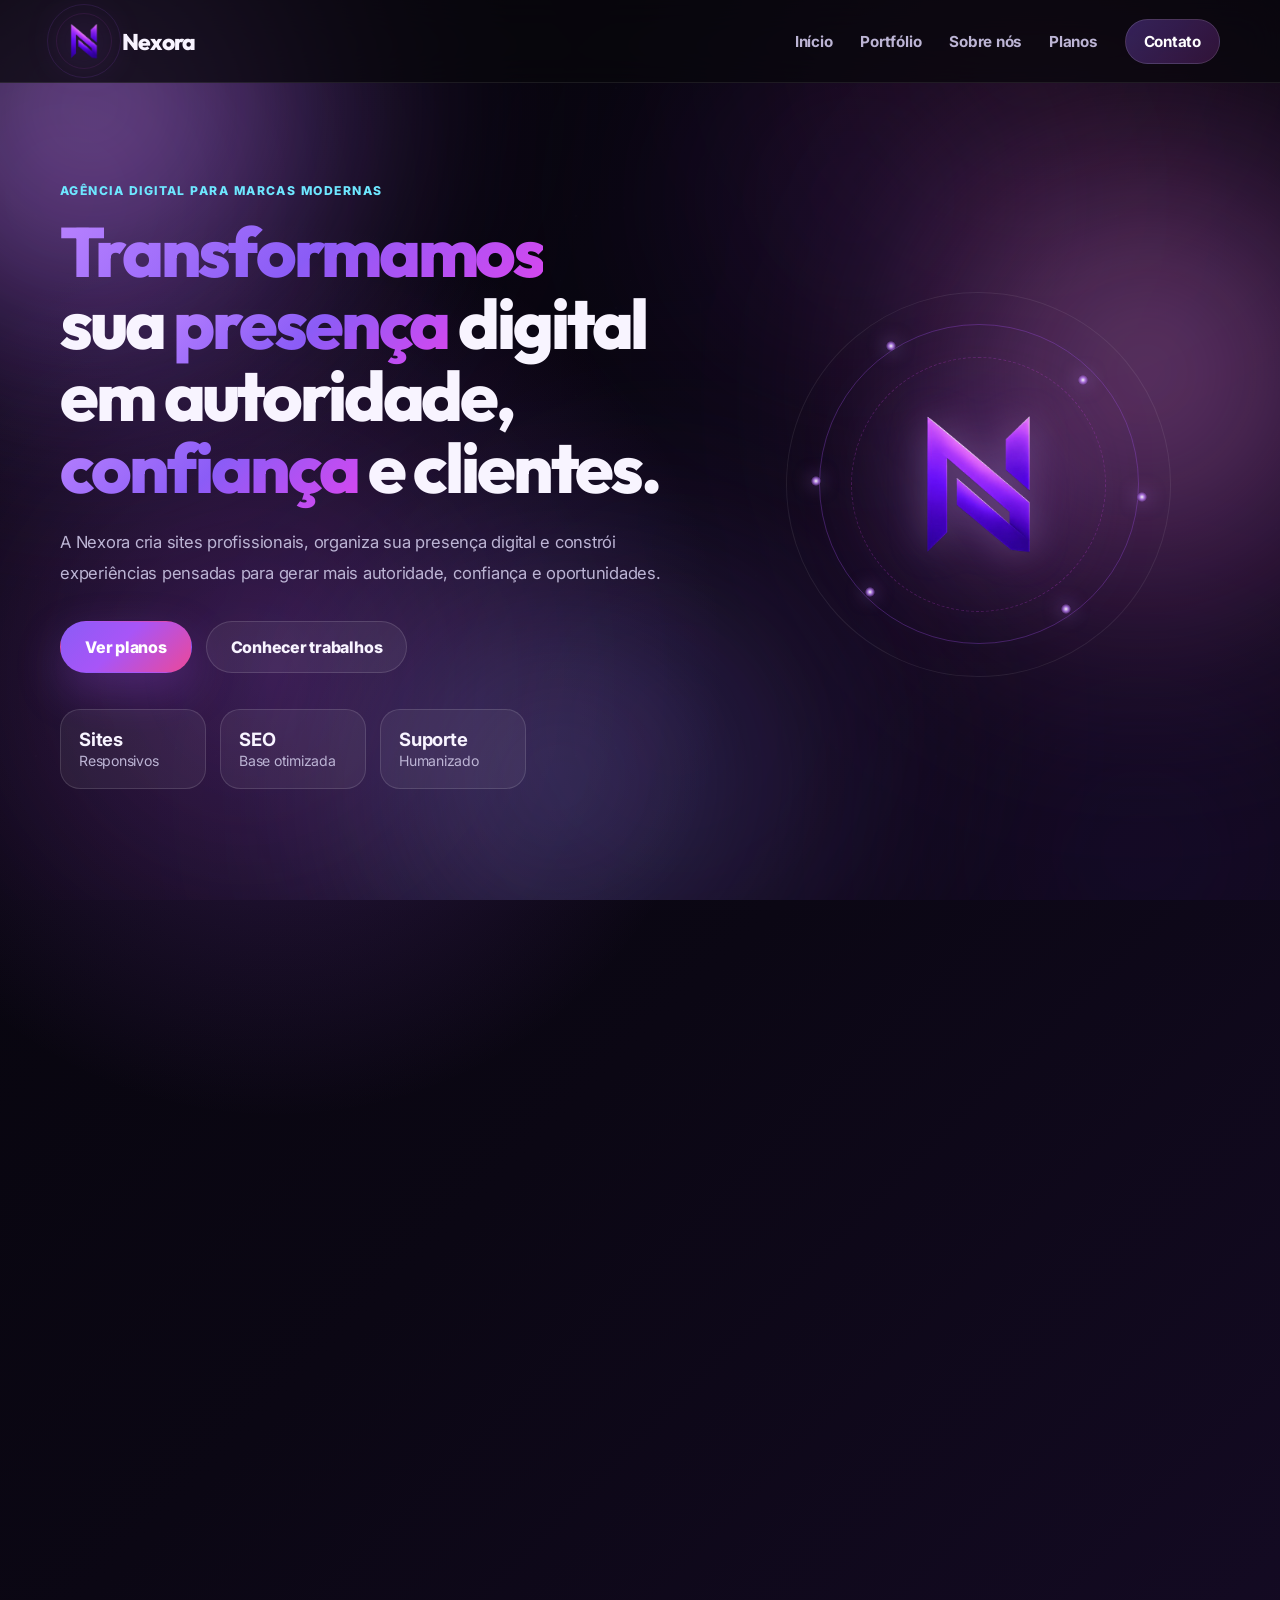
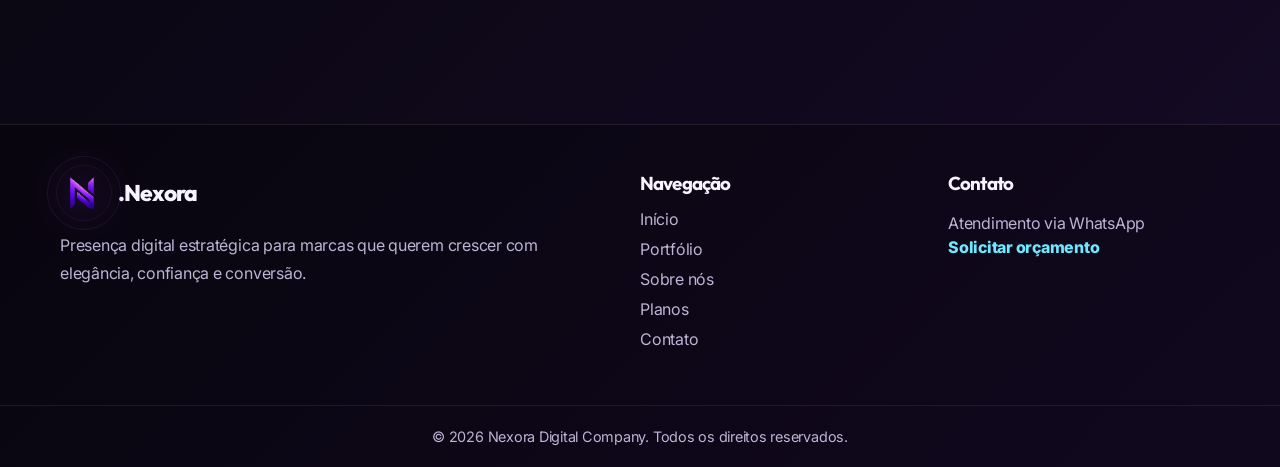
<file: index.html>
<!DOCTYPE html>
<html lang="pt-BR">
<head>
  <meta charset="UTF-8">
  <meta name="viewport" content="width=device-width, initial-scale=1.0">
  <title>Nexora | Agência Digital</title>
  <link rel="preconnect" href="https://fonts.googleapis.com">
  <link rel="preconnect" href="https://fonts.gstatic.com" crossorigin>
  <link href="https://fonts.googleapis.com/css2?family=Inter:wght@400;500;600;700;800&family=Outfit:wght@500;600;700;800&display=swap" rel="stylesheet">
  <link rel="stylesheet" href="css/style.css">
</head>
<body>
  <div class="animated-bg">
    <div class="bg-blob blob-1"></div>
    <div class="bg-blob blob-2"></div>
    <div class="bg-blob blob-3"></div>
    <div class="bg-grid"></div>
    <div class="bg-noise"></div>
    <div class="falling-stars">
      <span class="snow snow-1"></span>
      <span class="snow snow-2"></span>
      <span class="snow snow-3"></span>
      <span class="snow snow-4"></span>
      <span class="snow snow-5"></span>
      <span class="snow snow-6"></span>
      <span class="snow snow-7"></span>
      <span class="snow snow-8"></span>
      <span class="snow snow-9"></span>
      <span class="snow snow-10"></span>
      <span class="snow snow-11"></span>
      <span class="snow snow-12"></span>
      <span class="snow snow-13"></span>
      <span class="snow snow-14"></span>
      <span class="snow snow-15"></span>
      <span class="snow snow-16"></span>
      <span class="snow snow-17"></span>
      <span class="snow snow-18"></span>
      <span class="snow snow-19"></span>
      <span class="snow snow-20"></span>
      <span class="snow snow-21"></span>
      <span class="snow snow-22"></span>
      <span class="snow snow-23"></span>
      <span class="snow snow-24"></span>
      <span class="snow snow-25"></span>
      <span class="snow snow-26"></span>
      <span class="snow snow-27"></span>
      <span class="snow snow-28"></span>
      <span class="snow snow-29"></span>
      <span class="snow snow-30"></span>
      <span class="snow snow-31"></span>
      <span class="snow snow-32"></span>
      <span class="snow snow-33"></span>
      <span class="snow snow-34"></span>
      <span class="snow snow-35"></span>
      <span class="snow snow-36"></span>
    </div>
  </div>
  <header class="site-header">
    <nav class="navbar container">
      <a href="index.html" class="brand" aria-label="Nexora Digital Company">
        <img src="img/logo.png" alt="Logo Nexora" class="logo-img js-logo">
        <span class="brand-text">Nexora</span>
      </a>

      <button class="menu-toggle" id="menuToggle" aria-label="Abrir menu">
        <span></span><span></span><span></span>
      </button>

      <ul class="nav-links" id="navLinks">
        <li><a href="index.html">Início</a></li>
        <li><a href="portfolio.html">Portfólio</a></li>
        <li><a href="sobre.html">Sobre nós</a></li>
        <li><a href="planos.html">Planos</a></li>
        <li><a class="nav-cta" href="contato.html">Contato</a></li>
      </ul>
    </nav>
  </header>

  <main>
    <section class="hero container">
      <div class="hero-content reveal">
        <span class="eyebrow">Agência digital para marcas modernas</span>
        <h1><span class="text-gradient">Transformamos</span> sua <span class="text-gradient">presença</span> digital em autoridade, <span class="text-gradient">confiança</span> e clientes.</h1>
        <p>
          A Nexora cria sites profissionais, organiza sua presença digital e constrói experiências pensadas para gerar mais autoridade, confiança e oportunidades.
        </p>
        <div class="hero-actions">
          <a class="btn primary" href="planos.html">Ver planos</a>
          <a class="btn secondary" href="portfolio.html">Conhecer trabalhos</a>
        </div>
        <div class="hero-stats">
          <div><strong>Sites</strong><span>Responsivos</span></div>
          <div><strong>SEO</strong><span>Base otimizada</span></div>
          <div><strong>Suporte</strong><span>Humanizado</span></div>
        </div>
      </div>

      
      <div class="hero-visual reveal delay-1">
        <div class="logo-showcase">
          <div class="logo-rings ring-a"></div>
          <div class="logo-rings ring-b"></div>
          <div class="logo-rings ring-c"></div>
          <div class="logo-particles">
            <span></span><span></span><span></span><span></span><span></span><span></span>
          </div>
          <div class="hero-logo-wrap js-logo">
            <img src="img/logo.png" alt="Logo Nexora" class="hero-logo-img">
          </div>
        </div>
      </div>
    </section>

    <section class="section container">
      <div class="section-heading reveal">
        <span class="eyebrow">O que fazemos</span>
        <h2><span class="text-gradient">Soluções</span> digitais para sua empresa <span class="text-gradient">crescer</span> com presença <span class="text-gradient">profissional</span>.</h2>
      </div>

      <div class="services-grid">
        <article class="service-card reveal">
          <span>01</span>
          <h3>Sites profissionais</h3>
          <p>Criação de sites modernos, rápidos, responsivos e preparados para transmitir confiança.</p>
        </article>
        <article class="service-card reveal delay-1">
          <span>02</span>
          <h3>Presença no Instagram</h3>
          <p>Organização de bio, destaques, ideias de conteúdo e posicionamento visual para sua marca.</p>
        </article>
        <article class="service-card reveal delay-2">
          <span>03</span>
          <h3>Estratégia digital</h3>
          <p>Direcionamento para captar clientes, melhorar atendimento e estruturar processos digitais.</p>
        </article>
      </div>
    </section>

    <section class="cta-strip container reveal">
      <div>
        <h2>Pronto para tirar sua ideia do papel?</h2>
        <p>Escolha um plano ou envie sua ideia para receber uma proposta personalizada.</p>
      </div>
      <a class="btn primary" href="contato.html">Falar com a Nexora</a>
    </section>
  </main>

  <footer class="footer">
    <div class="container footer-grid">
      <div>
        <a href="index.html" class="brand footer-brand">
          <img src="img/logo.png" alt="Logo Nexora" class="logo-img footer-logo">
          <span class="brand-text">  .Nexora</span>
        </a>
        <p>Presença digital estratégica para marcas que querem crescer com elegância, confiança e conversão.</p>
      </div>
      <div>
        <h3>Navegação</h3>
        <a href="index.html">Início</a>
        <a href="portfolio.html">Portfólio</a>
        <a href="sobre.html">Sobre nós</a>
        <a href="planos.html">Planos</a>
        <a href="contato.html">Contato</a>
      </div>
      <div>
        <h3>Contato</h3>
        <p>Atendimento via WhatsApp</p>
        <a class="footer-link" href="contato.html">Solicitar orçamento</a>
      </div>
    </div>
    <div class="footer-bottom">
      <p>© 2026 Nexora Digital Company. Todos os direitos reservados.</p>
    </div>
  </footer>

  <script src="js/main.js" charset="UTF-8"></script>
</body>
</html>
</file>
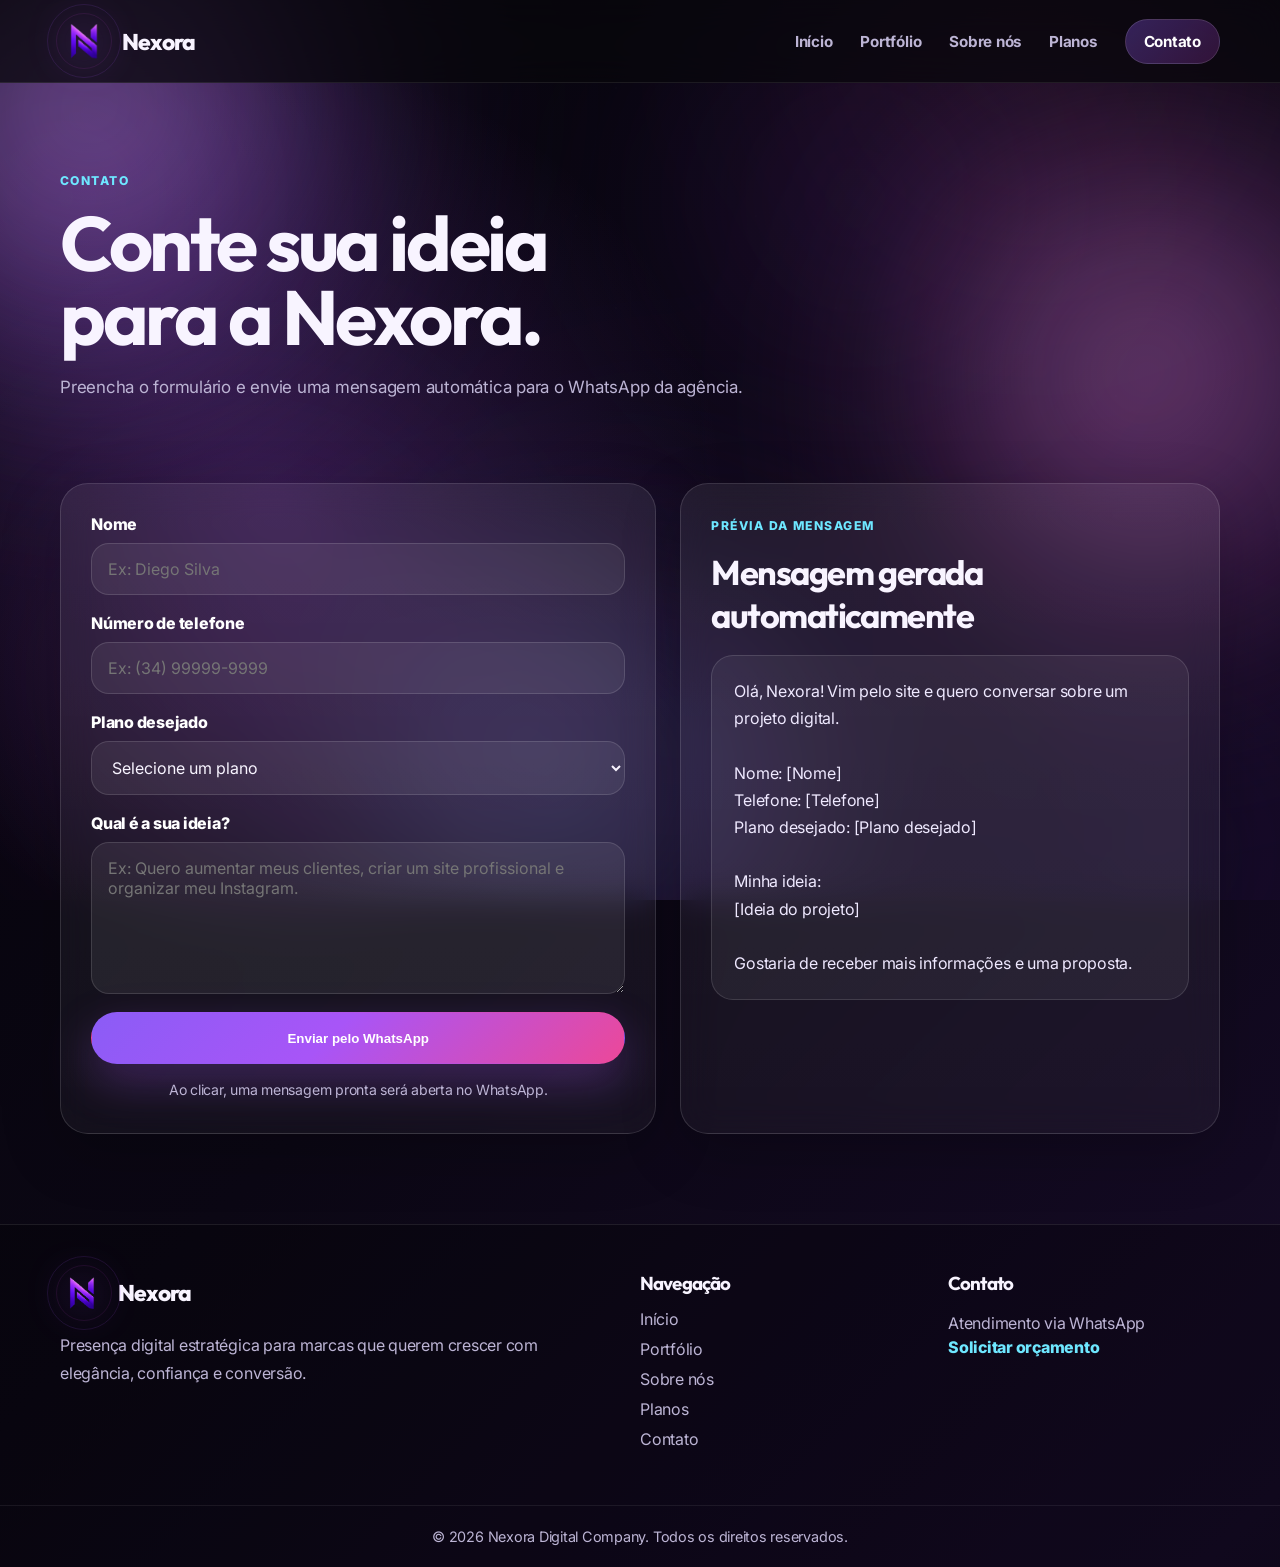
<file: contato.html>
<!DOCTYPE html>
<html lang="pt-BR">
<head>
  <meta charset="UTF-8">
  <meta name="viewport" content="width=device-width, initial-scale=1.0">
  <title>Contato | <span class="text-gradient-brand">Nexora</span></title>
  <link rel="preconnect" href="https://fonts.googleapis.com">
  <link rel="preconnect" href="https://fonts.gstatic.com" crossorigin>
  <link href="https://fonts.googleapis.com/css2?family=Inter:wght@400;500;600;700;800&family=Outfit:wght@500;600;700;800&display=swap" rel="stylesheet">
  <link rel="stylesheet" href="css/style.css">
</head>
<body>
  <div class="animated-bg">
    <div class="bg-blob blob-1"></div>
    <div class="bg-blob blob-2"></div>
    <div class="bg-blob blob-3"></div>
    <div class="bg-grid"></div>
    <div class="bg-noise"></div>
    <div class="falling-stars">
      <span class="snow snow-1"></span>
      <span class="snow snow-2"></span>
      <span class="snow snow-3"></span>
      <span class="snow snow-4"></span>
      <span class="snow snow-5"></span>
      <span class="snow snow-6"></span>
      <span class="snow snow-7"></span>
      <span class="snow snow-8"></span>
      <span class="snow snow-9"></span>
      <span class="snow snow-10"></span>
      <span class="snow snow-11"></span>
      <span class="snow snow-12"></span>
      <span class="snow snow-13"></span>
      <span class="snow snow-14"></span>
      <span class="snow snow-15"></span>
      <span class="snow snow-16"></span>
      <span class="snow snow-17"></span>
      <span class="snow snow-18"></span>
      <span class="snow snow-19"></span>
      <span class="snow snow-20"></span>
      <span class="snow snow-21"></span>
      <span class="snow snow-22"></span>
      <span class="snow snow-23"></span>
      <span class="snow snow-24"></span>
      <span class="snow snow-25"></span>
      <span class="snow snow-26"></span>
      <span class="snow snow-27"></span>
      <span class="snow snow-28"></span>
      <span class="snow snow-29"></span>
      <span class="snow snow-30"></span>
      <span class="snow snow-31"></span>
      <span class="snow snow-32"></span>
      <span class="snow snow-33"></span>
      <span class="snow snow-34"></span>
      <span class="snow snow-35"></span>
      <span class="snow snow-36"></span>
    </div>
  </div>
  <header class="site-header">
    <nav class="navbar container">
      <a href="index.html" class="brand" aria-label="Nexora Digital Company">
        <img src="img/logo.png" alt="Logo Nexora" class="logo-img js-logo">
        <span class="brand-text">Nexora</span>
      </a>

      <button class="menu-toggle" id="menuToggle" aria-label="Abrir menu">
        <span></span><span></span><span></span>
      </button>

      <ul class="nav-links" id="navLinks">
        <li><a href="index.html">Início</a></li>
        <li><a href="portfolio.html">Portfólio</a></li>
        <li><a href="sobre.html">Sobre nós</a></li>
        <li><a href="planos.html">Planos</a></li>
        <li><a class="nav-cta" href="contato.html">Contato</a></li>
      </ul>
    </nav>
  </header>

  <main>
    <section class="page-hero container reveal">
      <span class="eyebrow">Contato</span>
      <h1>Conte sua ideia para a Nexora.</h1>
      <p>Preencha o formulário e envie uma mensagem automática para o WhatsApp da agência.</p>
    </section>

    <section class="container contact-grid">
      <form class="contact-form reveal" id="contactForm">
        <div class="form-row">
          <label for="nome">Nome</label>
          <input type="text" id="nome" name="nome" placeholder="Ex: Diego Silva" required>
        </div>

        <div class="form-row">
          <label for="telefone">Número de telefone</label>
          <input type="tel" id="telefone" name="telefone" placeholder="Ex: (34) 99999-9999" required>
        </div>

        <div class="form-row">
          <label for="plano">Plano desejado</label>
          <select id="plano" name="plano" required>
            <option value="">Selecione um plano</option>
            <option value="Plano Start">🚀 Plano Start</option>
            <option value="Plano Nexora">💜 Plano Nexora</option>
            <option value="Plano Evolution">🔥 Plano Evolution</option>
            <option value="Ainda não sei">Ainda não sei</option>
          </select>
        </div>

        <div class="form-row">
          <label for="ideia">Qual é a sua ideia?</label>
          <textarea id="ideia" name="ideia" rows="6" placeholder="Ex: Quero aumentar meus clientes, criar um site profissional e organizar meu Instagram." required></textarea>
        </div>

        <button class="btn primary full" type="submit">Enviar pelo WhatsApp</button>
        <p class="form-note">Ao clicar, uma mensagem pronta será aberta no WhatsApp.</p>
      </form>

      <aside class="message-preview reveal delay-1">
        <span class="eyebrow">Prévia da mensagem</span>
        <h2>Mensagem gerada automaticamente</h2>
        <div class="preview-message" id="messagePreview">
          Vim pelo site da Nexora e quero conversar sobre um projeto digital.
        </div>
      </aside>
    </section>
  </main>

  <footer class="footer">
    <div class="container footer-grid">
      <div>
        <a href="index.html" class="brand footer-brand">
          <img src="img/logo.png" alt="Logo Nexora" class="logo-img footer-logo">
          <span class="brand-text">Nexora</span>
        </a>
        <p>Presença digital estratégica para marcas que querem crescer com elegância, confiança e conversão.</p>
      </div>
      <div>
        <h3>Navegação</h3>
        <a href="index.html">Início</a>
        <a href="portfolio.html">Portfólio</a>
        <a href="sobre.html">Sobre nós</a>
        <a href="planos.html">Planos</a>
        <a href="contato.html">Contato</a>
      </div>
      <div>
        <h3>Contato</h3>
        <p>Atendimento via WhatsApp</p>
        <a class="footer-link" href="contato.html">Solicitar orçamento</a>
      </div>
    </div>
    <div class="footer-bottom">
      <p>© 2026 Nexora Digital Company. Todos os direitos reservados.</p>
    </div>
  </footer>

  <script src="js/main.js" charset="UTF-8"></script>
</body>
</html>
</file>
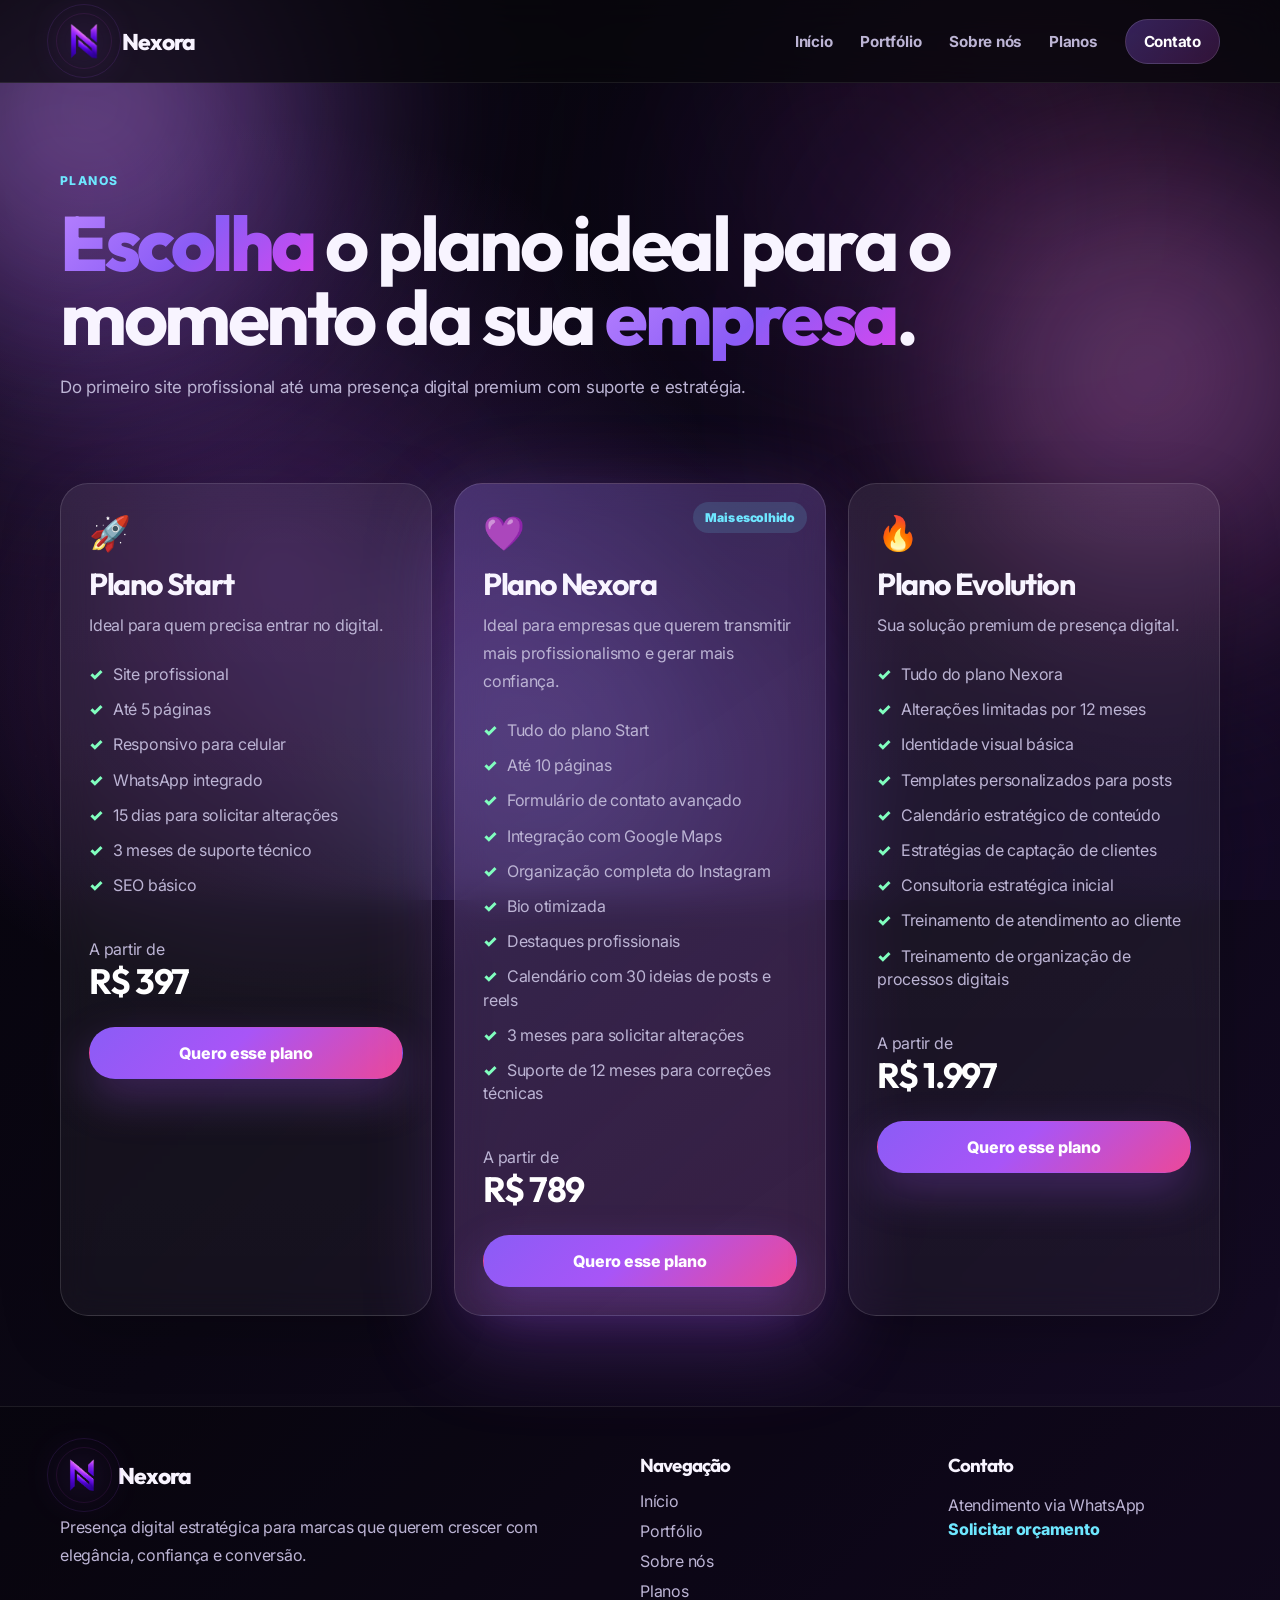
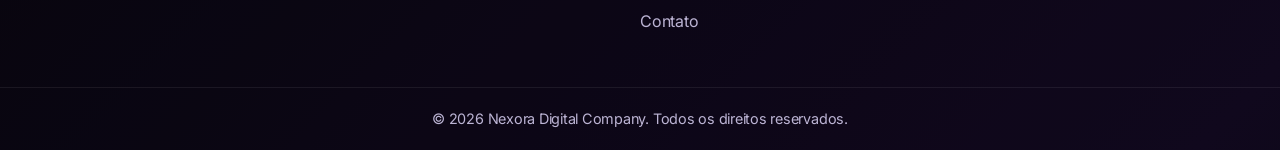
<file: planos.html>
<!DOCTYPE html>
<html lang="pt-BR">
<head>
  <meta charset="UTF-8">
  <meta name="viewport" content="width=device-width, initial-scale=1.0">
  <title>Planos | <span class="text-gradient-brand">Nexora</span></title>
  <link rel="preconnect" href="https://fonts.googleapis.com">
  <link rel="preconnect" href="https://fonts.gstatic.com" crossorigin>
  <link href="https://fonts.googleapis.com/css2?family=Inter:wght@400;500;600;700;800&family=Outfit:wght@500;600;700;800&display=swap" rel="stylesheet">
  <link rel="stylesheet" href="css/style.css">
</head>
<body>
  <div class="animated-bg">
    <div class="bg-blob blob-1"></div>
    <div class="bg-blob blob-2"></div>
    <div class="bg-blob blob-3"></div>
    <div class="bg-grid"></div>
    <div class="bg-noise"></div>
    <div class="falling-stars">
      <span class="snow snow-1"></span>
      <span class="snow snow-2"></span>
      <span class="snow snow-3"></span>
      <span class="snow snow-4"></span>
      <span class="snow snow-5"></span>
      <span class="snow snow-6"></span>
      <span class="snow snow-7"></span>
      <span class="snow snow-8"></span>
      <span class="snow snow-9"></span>
      <span class="snow snow-10"></span>
      <span class="snow snow-11"></span>
      <span class="snow snow-12"></span>
      <span class="snow snow-13"></span>
      <span class="snow snow-14"></span>
      <span class="snow snow-15"></span>
      <span class="snow snow-16"></span>
      <span class="snow snow-17"></span>
      <span class="snow snow-18"></span>
      <span class="snow snow-19"></span>
      <span class="snow snow-20"></span>
      <span class="snow snow-21"></span>
      <span class="snow snow-22"></span>
      <span class="snow snow-23"></span>
      <span class="snow snow-24"></span>
      <span class="snow snow-25"></span>
      <span class="snow snow-26"></span>
      <span class="snow snow-27"></span>
      <span class="snow snow-28"></span>
      <span class="snow snow-29"></span>
      <span class="snow snow-30"></span>
      <span class="snow snow-31"></span>
      <span class="snow snow-32"></span>
      <span class="snow snow-33"></span>
      <span class="snow snow-34"></span>
      <span class="snow snow-35"></span>
      <span class="snow snow-36"></span>
    </div>
  </div>
  <header class="site-header">
    <nav class="navbar container">
      <a href="index.html" class="brand" aria-label="Nexora Digital Company">
        <img src="img/logo.png" alt="Logo Nexora" class="logo-img js-logo">
        <span class="brand-text">Nexora</span>
      </a>

      <button class="menu-toggle" id="menuToggle" aria-label="Abrir menu">
        <span></span><span></span><span></span>
      </button>

      <ul class="nav-links" id="navLinks">
        <li><a href="index.html">Início</a></li>
        <li><a href="portfolio.html">Portfólio</a></li>
        <li><a href="sobre.html">Sobre nós</a></li>
        <li><a href="planos.html">Planos</a></li>
        <li><a class="nav-cta" href="contato.html">Contato</a></li>
      </ul>
    </nav>
  </header>

  <main>
    <section class="page-hero container reveal">
      <span class="eyebrow">Planos</span>
      <h1><span class="text-gradient">Escolha</span> o plano ideal para o momento da sua <span class="text-gradient">empresa</span>.</h1>
      <p>Do primeiro site profissional até uma presença digital premium com suporte e estratégia.</p>
    </section>

    <section class="container pricing-grid">
      <article class="pricing-card reveal">
        <div class="pricing-head">
          <span class="plan-icon">🚀</span>
          <h2>Plano Start</h2>
          <p>Ideal para quem precisa entrar no digital.</p>
        </div>
        <ul>
          <li>Site profissional</li>
          <li>Até 5 páginas</li>
          <li>Responsivo para celular</li>
          <li>WhatsApp integrado</li>
          <li>15 dias para solicitar alterações</li>
          <li>3 meses de suporte técnico</li>
          <li>SEO básico</li>
        </ul>
        <div class="price">A partir de <strong>R$ 397</strong></div>
        <a class="btn primary full" href="contato.html?plano=Plano%20Start">Quero esse plano</a>
      </article>

      <article class="pricing-card featured reveal delay-1">
        <div class="popular">Mais escolhido</div>
        <div class="pricing-head">
          <span class="plan-icon">💜</span>
          <h2>Plano Nexora</h2>
          <p>Ideal para empresas que querem transmitir mais profissionalismo e gerar mais confiança.</p>
        </div>
        <ul>
          <li>Tudo do plano Start</li>
          <li>Até 10 páginas</li>
          <li>Formulário de contato avançado</li>
          <li>Integração com Google Maps</li>
          <li>Organização completa do Instagram</li>
          <li>Bio otimizada</li>
          <li>Destaques profissionais</li>
          <li>Calendário com 30 ideias de posts e reels</li>
          <li>3 meses para solicitar alterações</li>
          <li>Suporte de 12 meses para correções técnicas</li>
        </ul>
        <div class="price">A partir de <strong>R$ 789</strong></div>
        <a class="btn primary full" href="contato.html?plano=Plano%20Nexora">Quero esse plano</a>
      </article>

      <article class="pricing-card reveal delay-2">
        <div class="pricing-head">
          <span class="plan-icon">🔥</span>
          <h2>Plano Evolution</h2>
          <p>Sua solução premium de presença digital.</p>
        </div>
        <ul>
          <li>Tudo do plano Nexora</li>
          <li>Alterações limitadas por 12 meses</li>
          <li>Identidade visual básica</li>
          <li>Templates personalizados para posts</li>
          <li>Calendário estratégico de conteúdo</li>
          <li>Estratégias de captação de clientes</li>
          <li>Consultoria estratégica inicial</li>
          <li>Treinamento de atendimento ao cliente</li>
          <li>Treinamento de organização de processos digitais</li>
        </ul>
        <div class="price">A partir de <strong>R$ 1.997</strong></div>
        <a class="btn primary full" href="contato.html?plano=Plano%20Evolution">Quero esse plano</a>
      </article>
    </section>
  </main>

  <footer class="footer">
    <div class="container footer-grid">
      <div>
        <a href="index.html" class="brand footer-brand">
          <img src="img/logo.png" alt="Logo Nexora" class="logo-img footer-logo">
          <span class="brand-text">Nexora</span>
        </a>
        <p>Presença digital estratégica para marcas que querem crescer com elegância, confiança e conversão.</p>
      </div>
      <div>
        <h3>Navegação</h3>
        <a href="index.html">Início</a>
        <a href="portfolio.html">Portfólio</a>
        <a href="sobre.html">Sobre nós</a>
        <a href="planos.html">Planos</a>
        <a href="contato.html">Contato</a>
      </div>
      <div>
        <h3>Contato</h3>
        <p>Atendimento via WhatsApp</p>
        <a class="footer-link" href="contato.html">Solicitar orçamento</a>
      </div>
    </div>
    <div class="footer-bottom">
      <p>© 2026 Nexora Digital Company. Todos os direitos reservados.</p>
    </div>
  </footer>

  <script src="js/main.js" charset="UTF-8"></script>
</body>
</html>
</file>
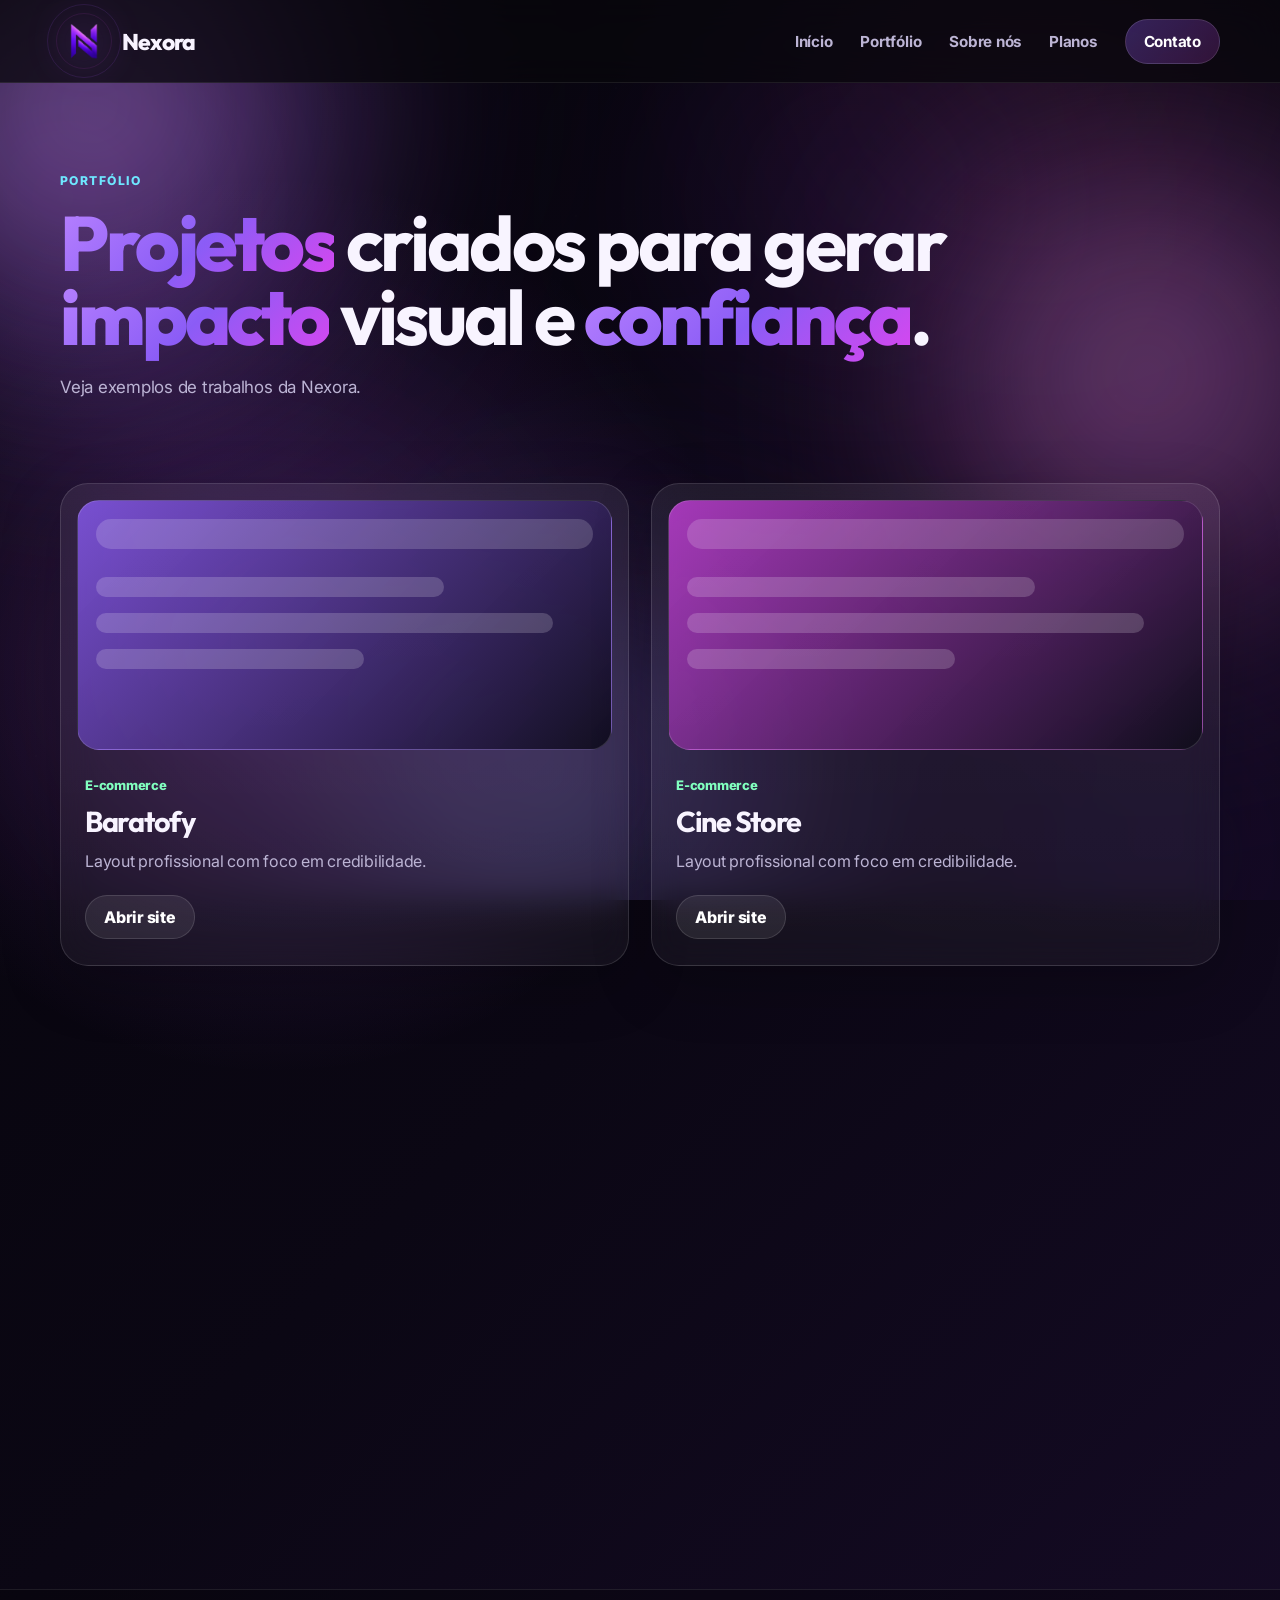
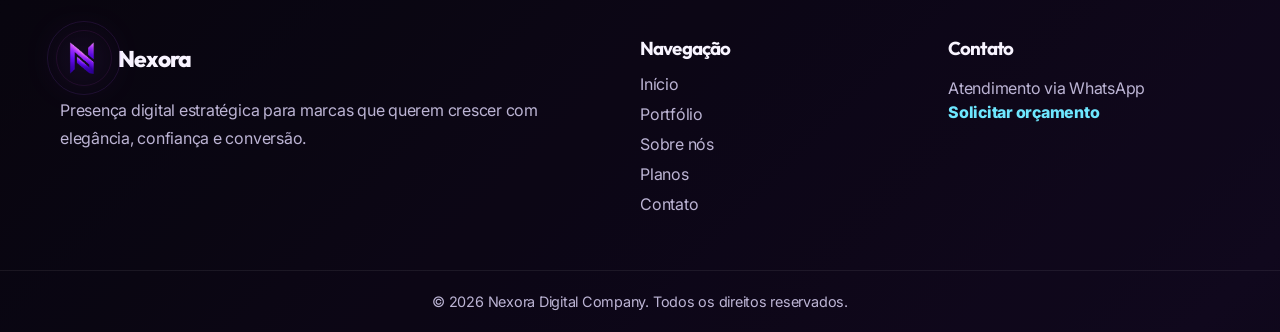
<file: portfolio.html>
<!DOCTYPE html>
<html lang="pt-BR">
<head>
  <meta charset="UTF-8">
  <meta name="viewport" content="width=device-width, initial-scale=1.0">
  <title>Portfólio | <span class="text-gradient-brand">Nexora</span></title>
  <link rel="preconnect" href="https://fonts.googleapis.com">
  <link rel="preconnect" href="https://fonts.gstatic.com" crossorigin>
  <link href="https://fonts.googleapis.com/css2?family=Inter:wght@400;500;600;700;800&family=Outfit:wght@500;600;700;800&display=swap" rel="stylesheet">
  <link rel="stylesheet" href="css/style.css">
</head>
<body>
  <div class="animated-bg">
    <div class="bg-blob blob-1"></div>
    <div class="bg-blob blob-2"></div>
    <div class="bg-blob blob-3"></div>
    <div class="bg-grid"></div>
    <div class="bg-noise"></div>
    <div class="falling-stars">
      <span class="snow snow-1"></span>
      <span class="snow snow-2"></span>
      <span class="snow snow-3"></span>
      <span class="snow snow-4"></span>
      <span class="snow snow-5"></span>
      <span class="snow snow-6"></span>
      <span class="snow snow-7"></span>
      <span class="snow snow-8"></span>
      <span class="snow snow-9"></span>
      <span class="snow snow-10"></span>
      <span class="snow snow-11"></span>
      <span class="snow snow-12"></span>
      <span class="snow snow-13"></span>
      <span class="snow snow-14"></span>
      <span class="snow snow-15"></span>
      <span class="snow snow-16"></span>
      <span class="snow snow-17"></span>
      <span class="snow snow-18"></span>
      <span class="snow snow-19"></span>
      <span class="snow snow-20"></span>
      <span class="snow snow-21"></span>
      <span class="snow snow-22"></span>
      <span class="snow snow-23"></span>
      <span class="snow snow-24"></span>
      <span class="snow snow-25"></span>
      <span class="snow snow-26"></span>
      <span class="snow snow-27"></span>
      <span class="snow snow-28"></span>
      <span class="snow snow-29"></span>
      <span class="snow snow-30"></span>
      <span class="snow snow-31"></span>
      <span class="snow snow-32"></span>
      <span class="snow snow-33"></span>
      <span class="snow snow-34"></span>
      <span class="snow snow-35"></span>
      <span class="snow snow-36"></span>
    </div>
  </div>
  <header class="site-header">
    <nav class="navbar container">
      <a href="index.html" class="brand" aria-label="Nexora Digital Company">
        <img src="img/logo.png" alt="Logo Nexora" class="logo-img js-logo">
        <span class="brand-text">Nexora</span>
      </a>

      <button class="menu-toggle" id="menuToggle" aria-label="Abrir menu">
        <span></span><span></span><span></span>
      </button>

      <ul class="nav-links" id="navLinks">
        <li><a href="index.html">Início</a></li>
        <li><a href="portfolio.html">Portfólio</a></li>
        <li><a href="sobre.html">Sobre nós</a></li>
        <li><a href="planos.html">Planos</a></li>
        <li><a class="nav-cta" href="contato.html">Contato</a></li>
      </ul>
    </nav>
  </header>

  <main>
    <section class="page-hero container reveal">
      <span class="eyebrow">Portfólio</span>
      <h1><span class="text-gradient">Projetos</span> criados para gerar <span class="text-gradient">impacto</span> visual e <span class="text-gradient">confiança</span>.</h1>
      <p>Veja exemplos de trabalhos da Nexora.</p>
    </section>

    <section class="container portfolio-grid">
      <article class="portfolio-card reveal">
        <div class="site-preview preview-one">
          <div class="preview-top"></div>
          <div class="preview-content">
            <span></span><span></span><span></span>
          </div>
        </div>
        <div class="portfolio-body">
          <span class="tag">E-commerce </span>
          <h2>Baratofy</h2>
          <p>Layout profissional com foco em credibilidade.</p>
          <a class="btn small" href="https://baratofy.shop/" target="_blank">Abrir site</a>
        </div>
      </article>

      <article class="portfolio-card reveal delay-1">
        <div class="site-preview preview-two">
          <div class="preview-top"></div>
          <div class="preview-content">
            <span></span><span></span><span></span>
          </div>
        </div>
        <div class="portfolio-body">
          <span class="tag">E-commerce</span>
          <h2>Cine Store</h2>
          <p>Layout profissional com foco em credibilidade.</p>
          <a class="btn small" href="https://cinestores.shop/" target="_blank">Abrir site</a>
        </div>
      </article>

      <article class="portfolio-card reveal delay-2">
        <div class="site-preview preview-three">
          <div class="preview-top"></div>
          <div class="preview-content">
            <span></span><span></span><span></span>
          </div>
        </div>
        <div class="portfolio-body">
          <span class="tag">Negócio Local</span>
          <h2>Colmeia Imoveis</h2>
          <p>Visual elegante para marca vender melhor, apresentar produtos e fortalecer presença digital.</p>
          <a class="btn small" href="https://www.colmeiaimoveis.com.br/" target="_blank">Abrir site</a>
        </div>
      </article>

      <article class="portfolio-card reveal">
        <div class="site-preview preview-four">
          <div class="preview-top"></div>
          <div class="preview-content">
            <span></span><span></span><span></span>
          </div>
        </div>
        <div class="portfolio-body">
          <span class="tag">Negócio Local</span>
          <h2>StockCell</h2>
          <p>Site com chamada direta, WhatsApp integrado, serviços e comunicação objetiva.</p>
          <a class="btn small" href="https://stockcell.com.br/" target="_blank">Abrir site</a>
        </div>
      </article>
    </section>
  </main>

  <footer class="footer">
    <div class="container footer-grid">
      <div>
        <a href="index.html" class="brand footer-brand">
          <img src="img/logo.png" alt="Logo Nexora" class="logo-img footer-logo">
          <span class="brand-text">Nexora</span>
        </a>
        <p>Presença digital estratégica para marcas que querem crescer com elegância, confiança e conversão.</p>
      </div>
      <div>
        <h3>Navegação</h3>
        <a href="index.html">Início</a>
        <a href="portfolio.html">Portfólio</a>
        <a href="sobre.html">Sobre nós</a>
        <a href="planos.html">Planos</a>
        <a href="contato.html">Contato</a>
      </div>
      <div>
        <h3>Contato</h3>
        <p>Atendimento via WhatsApp</p>
        <a class="footer-link" href="contato.html">Solicitar orçamento</a>
      </div>
    </div>
    <div class="footer-bottom">
      <p>© 2026 Nexora Digital Company. Todos os direitos reservados.</p>
    </div>
  </footer>

  <script src="js/main.js" charset="UTF-8"></script>
</body>
</html>
</file>
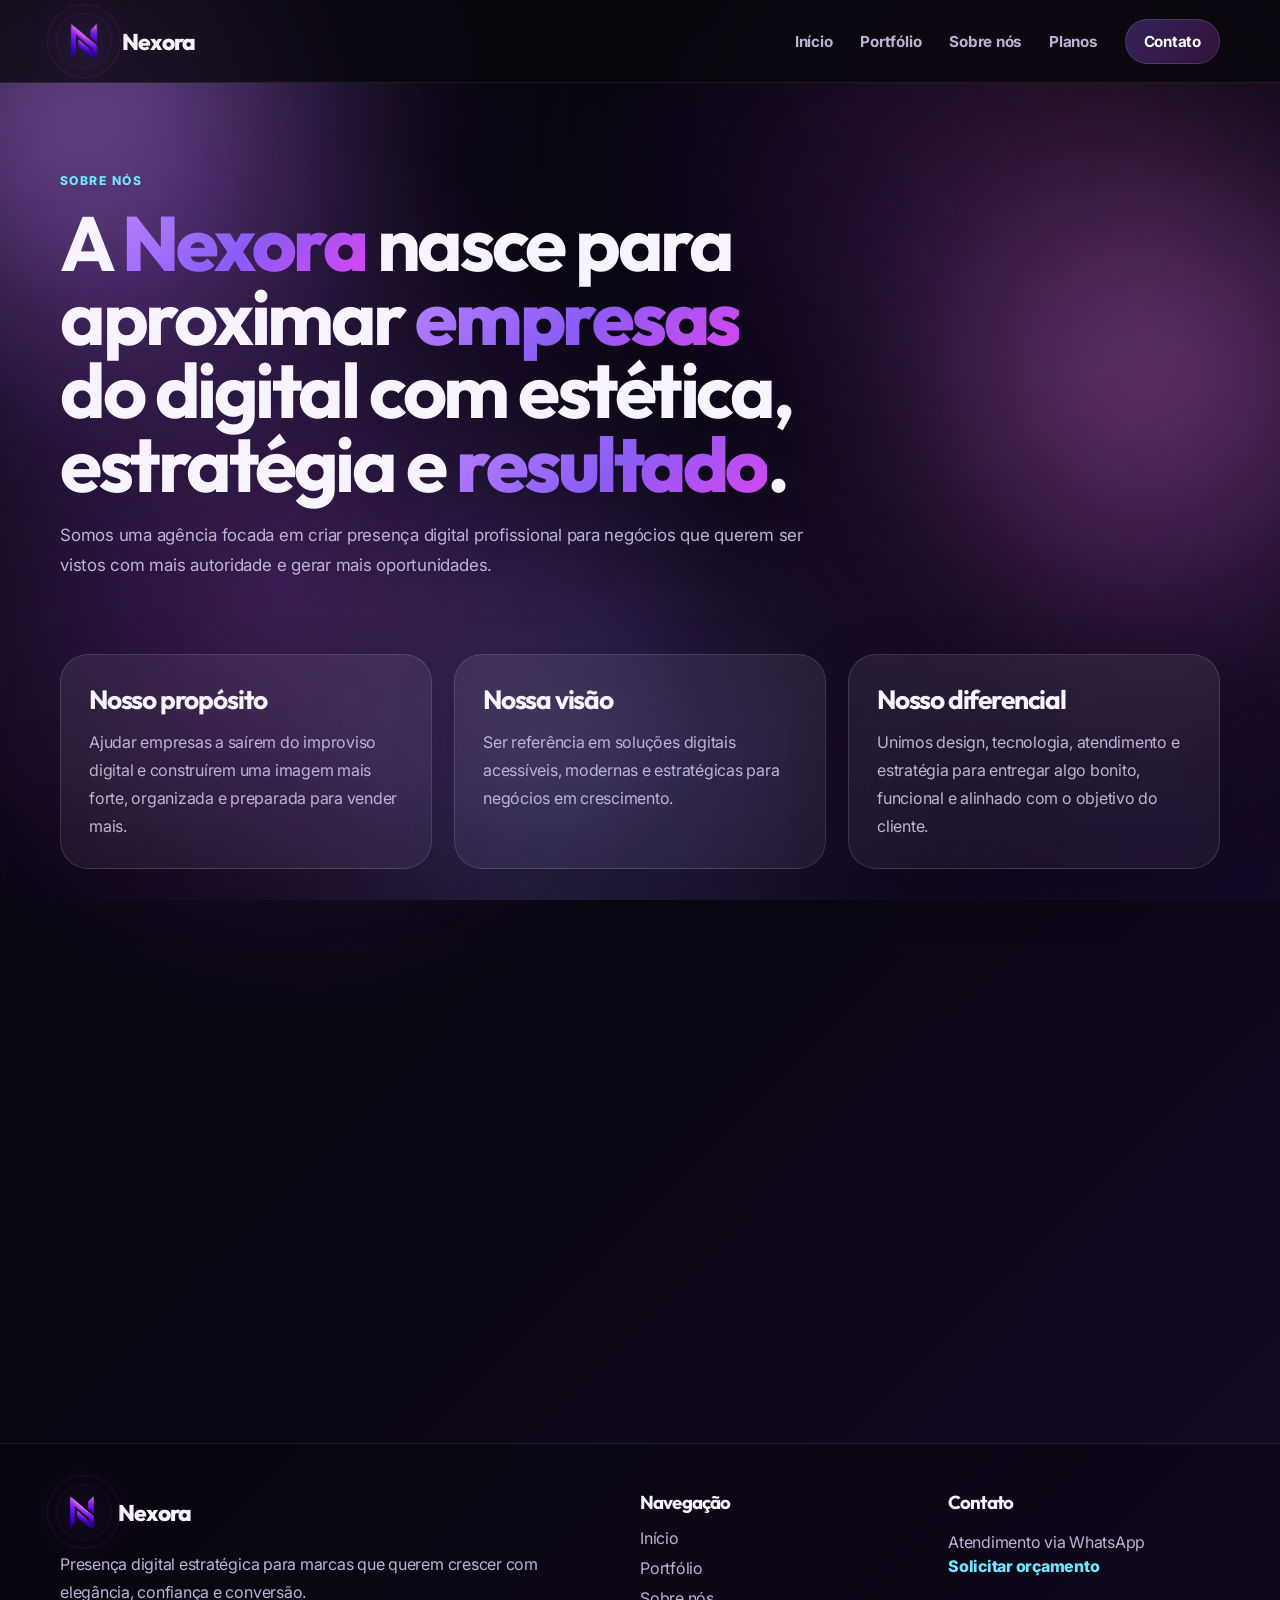
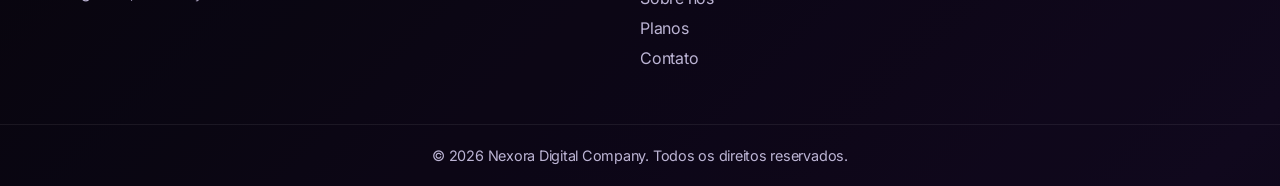
<file: sobre.html>
<!DOCTYPE html>
<html lang="pt-BR">
<head>
  <meta charset="UTF-8">
  <meta name="viewport" content="width=device-width, initial-scale=1.0">
  <title>Sobre nós | <span class="text-gradient-brand">Nexora</span></title>
  <link rel="preconnect" href="https://fonts.googleapis.com">
  <link rel="preconnect" href="https://fonts.gstatic.com" crossorigin>
  <link href="https://fonts.googleapis.com/css2?family=Inter:wght@400;500;600;700;800&family=Outfit:wght@500;600;700;800&display=swap" rel="stylesheet">
  <link rel="stylesheet" href="css/style.css">
</head>
<body>
  <div class="animated-bg">
    <div class="bg-blob blob-1"></div>
    <div class="bg-blob blob-2"></div>
    <div class="bg-blob blob-3"></div>
    <div class="bg-grid"></div>
    <div class="bg-noise"></div>
    <div class="falling-stars">
      <span class="snow snow-1"></span>
      <span class="snow snow-2"></span>
      <span class="snow snow-3"></span>
      <span class="snow snow-4"></span>
      <span class="snow snow-5"></span>
      <span class="snow snow-6"></span>
      <span class="snow snow-7"></span>
      <span class="snow snow-8"></span>
      <span class="snow snow-9"></span>
      <span class="snow snow-10"></span>
      <span class="snow snow-11"></span>
      <span class="snow snow-12"></span>
      <span class="snow snow-13"></span>
      <span class="snow snow-14"></span>
      <span class="snow snow-15"></span>
      <span class="snow snow-16"></span>
      <span class="snow snow-17"></span>
      <span class="snow snow-18"></span>
      <span class="snow snow-19"></span>
      <span class="snow snow-20"></span>
      <span class="snow snow-21"></span>
      <span class="snow snow-22"></span>
      <span class="snow snow-23"></span>
      <span class="snow snow-24"></span>
      <span class="snow snow-25"></span>
      <span class="snow snow-26"></span>
      <span class="snow snow-27"></span>
      <span class="snow snow-28"></span>
      <span class="snow snow-29"></span>
      <span class="snow snow-30"></span>
      <span class="snow snow-31"></span>
      <span class="snow snow-32"></span>
      <span class="snow snow-33"></span>
      <span class="snow snow-34"></span>
      <span class="snow snow-35"></span>
      <span class="snow snow-36"></span>
    </div>
  </div>
  <header class="site-header">
    <nav class="navbar container">
      <a href="index.html" class="brand" aria-label="Nexora Digital Company">
        <img src="img/logo.png" alt="Logo Nexora" class="logo-img js-logo">
        <span class="brand-text">Nexora</span>
      </a>

      <button class="menu-toggle" id="menuToggle" aria-label="Abrir menu">
        <span></span><span></span><span></span>
      </button>

      <ul class="nav-links" id="navLinks">
        <li><a href="index.html">Início</a></li>
        <li><a href="portfolio.html">Portfólio</a></li>
        <li><a href="sobre.html">Sobre nós</a></li>
        <li><a href="planos.html">Planos</a></li>
        <li><a class="nav-cta" href="contato.html">Contato</a></li>
      </ul>
    </nav>
  </header>

  <main>
    <section class="page-hero container reveal">
      <span class="eyebrow">Sobre nós</span>
      <h1>A <span class="text-gradient">Nexora</span> nasce para aproximar <span class="text-gradient">empresas</span> do digital com estética, estratégia e <span class="text-gradient">resultado</span>.</h1>
      <p>
        Somos uma agência focada em criar presença digital profissional para negócios que querem ser vistos com mais autoridade e gerar mais oportunidades.
      </p>
    </section>

    <section class="container about-grid">
      <div class="about-card reveal">
        <h2>Nosso propósito</h2>
        <p>
          Ajudar empresas a saírem do improviso digital e construírem uma imagem mais forte, organizada e preparada para vender mais.
        </p>
      </div>
      <div class="about-card reveal delay-1">
        <h2>Nossa visão</h2>
        <p>
          Ser referência em soluções digitais acessíveis, modernas e estratégicas para negócios em crescimento.
        </p>
      </div>
      <div class="about-card reveal delay-2">
        <h2>Nosso diferencial</h2>
        <p>
          Unimos design, tecnologia, atendimento e estratégia para entregar algo bonito, funcional e alinhado com o objetivo do cliente.
        </p>
      </div>
    </section>

    <section class="container timeline reveal">
      <div class="timeline-item">
        <span>01</span>
        <div>
          <h3>Entendemos sua ideia</h3>
          <p>Coletamos informações sobre seu negócio, público, serviços e objetivo principal.</p>
        </div>
      </div>
      <div class="timeline-item">
        <span>02</span>
        <div>
          <h3>Criamos a estrutura</h3>
          <p>Organizamos páginas, conteúdo, visual, chamadas e fluxo de contato.</p>
        </div>
      </div>
      <div class="timeline-item">
        <span>03</span>
        <div>
          <h3>Publicamos e acompanhamos</h3>
          <p>Entregamos o projeto final e damos suporte conforme o plano escolhido.</p>
        </div>
      </div>
    </section>
  </main>

  <footer class="footer">
    <div class="container footer-grid">
      <div>
        <a href="index.html" class="brand footer-brand">
          <img src="img/logo.png" alt="Logo Nexora" class="logo-img footer-logo">
          <span class="brand-text">Nexora</span>
        </a>
        <p>Presença digital estratégica para marcas que querem crescer com elegância, confiança e conversão.</p>
      </div>
      <div>
        <h3>Navegação</h3>
        <a href="index.html">Início</a>
        <a href="portfolio.html">Portfólio</a>
        <a href="sobre.html">Sobre nós</a>
        <a href="planos.html">Planos</a>
        <a href="contato.html">Contato</a>
      </div>
      <div>
        <h3>Contato</h3>
        <p>Atendimento via WhatsApp</p>
        <a class="footer-link" href="contato.html">Solicitar orçamento</a>
      </div>
    </div>
    <div class="footer-bottom">
      <p>© 2026 Nexora Digital Company. Todos os direitos reservados.</p>
    </div>
  </footer>

  <script src="js/main.js" charset="UTF-8"></script>
</body>
</html>
</file>
<file: css/style.css>
* {
  margin: 0;
  padding: 0;
  box-sizing: border-box;
}

:root {
  --bg: #08070d;
  --bg-soft: #11101a;
  --card: rgba(255, 255, 255, 0.065);
  --card-strong: rgba(255, 255, 255, 0.1);
  --border: rgba(255, 255, 255, 0.13);
  --text: #f8f4ff;
  --muted: #bcb4d4;
  --purple: #8b5cf6;
  --purple-strong: #a855f7;
  --violet: #b700ff;
  --pink: #cc00ff;
  --cyan: #6ee7ff;
  --success: #81ffbf;
  --shadow: 0 24px 70px rgba(139, 92, 246, 0.22);
  --radius: 28px;
}

html {
  scroll-behavior: smooth;
}

body {
  font-family: "Manrope", Arial, sans-serif;
  background:
    radial-gradient(circle at top left, rgba(168, 85, 247, 0.28), transparent 34rem),
    radial-gradient(circle at top right, rgba(217, 70, 239, 0.18), transparent 30rem),
    linear-gradient(135deg, #07060c 0%, #0e0b18 48%, #07060c 100%);
  color: var(--text);
  min-height: 100vh;
  overflow-x: hidden;
}

body::before {
  content: "";
  position: fixed;
  inset: 0;
  background-image:
    linear-gradient(rgba(255,255,255,0.035) 1px, transparent 1px),
    linear-gradient(90deg, rgba(255,255,255,0.035) 1px, transparent 1px);
  background-size: 64px 64px;
  mask-image: radial-gradient(circle at center, black, transparent 78%);
  pointer-events: none;
  z-index: -2;
}

a {
  color: inherit;
  text-decoration: none;
}

p {
  color: var(--muted);
  line-height: 1.75;
}

.container {
  width: min(1160px, calc(100% - 40px));
  margin: 0 auto;
}

.page-glow {
  position: fixed;
  width: 360px;
  height: 360px;
  top: 14%;
  right: -120px;
  background: rgba(168, 85, 247, 0.34);
  filter: blur(90px);
  z-index: -1;
  pointer-events: none;
}

.site-header {
  position: sticky;
  top: 0;
  z-index: 50;
  backdrop-filter: blur(18px);
  background: rgba(8, 7, 13, 0.76);
  border-bottom: 1px solid rgba(255,255,255,0.08);
}

.navbar {
  height: 82px;
  display: flex;
  align-items: center;
  justify-content: space-between;
}

.brand {
  display: inline-flex;
  align-items: center;
  gap: 12px;
  font-weight: 800;
}

.brand-mark {
  width: 46px;
  height: 46px;
  border-radius: 16px;
  display: inline-grid;
  place-items: center;
  font-family: "Space Grotesk", sans-serif;
  font-size: 25px;
  font-weight: 700;
  color: #fff;
  background:
    linear-gradient(135deg, rgba(255,255,255,0.18), rgba(255,255,255,0.02)),
    linear-gradient(135deg, var(--purple), var(--pink));
  box-shadow: 0 16px 42px rgba(168, 85, 247, 0.34);
  transform-origin: center;
}

.js-logo {
  animation: logoIntro 1.25s cubic-bezier(.18,.89,.32,1.28) both, logoFloat 4.2s ease-in-out 1.35s infinite;
}

.brand-text {
  font-family: "Space Grotesk", sans-serif;
  font-size: 1.42rem;
  letter-spacing: -0.04em;
}

.nav-links {
  display: flex;
  align-items: center;
  gap: 28px;
  list-style: none;
}

.nav-links a {
  color: var(--muted);
  font-weight: 700;
  font-size: 0.95rem;
  transition: 0.25s ease;
}

.nav-links a:hover {
  color: var(--text);
}

.nav-cta {
  color: #fff !important;
  padding: 12px 18px;
  border: 1px solid var(--border);
  border-radius: 999px;
  background: rgba(255,255,255,0.07);
}

.menu-toggle {
  display: none;
  width: 44px;
  height: 44px;
  border: 1px solid var(--border);
  background: rgba(255,255,255,0.08);
  border-radius: 14px;
  cursor: pointer;
}

.menu-toggle span {
  display: block;
  width: 20px;
  height: 2px;
  background: var(--text);
  margin: 4px auto;
  border-radius: 999px;
}

.hero {
  min-height: calc(100vh - 82px);
  display: grid;
  grid-template-columns: 1.12fr 0.88fr;
  align-items: center;
  gap: 64px;
  padding: 74px 0 90px;
}

.eyebrow {
  display: inline-flex;
  color: var(--cyan);
  font-weight: 800;
  letter-spacing: 0.12em;
  text-transform: uppercase;
  font-size: 0.76rem;
  margin-bottom: 18px;
}

h1, h2, h3 {
  font-family: "Space Grotesk", sans-serif;
  letter-spacing: -0.055em;
}

.hero h1, .page-hero h1 {
  font-size: clamp(2.55rem, 6vw, 5.35rem);
  line-height: 0.96;
  max-width: 900px;
}

.hero p {
  margin: 24px 0 32px;
  max-width: 700px;
  font-size: 1.08rem;
}

.hero-actions {
  display: flex;
  gap: 14px;
  flex-wrap: wrap;
}

.btn {
  display: inline-flex;
  align-items: center;
  justify-content: center;
  min-height: 52px;
  padding: 0 24px;
  border-radius: 999px;
  border: 1px solid transparent;
  font-weight: 800;
  cursor: pointer;
  transition: transform 0.25s ease, border 0.25s ease, background 0.25s ease;
}

.btn:hover {
  transform: translateY(-3px);
}

.btn.primary {
  background: linear-gradient(135deg, var(--purple), var(--violet));
  color: #fff;
  box-shadow: 0 18px 46px rgba(168, 85, 247, 0.28);
}

.btn.secondary {
  border-color: var(--border);
  background: rgba(255,255,255,0.06);
  color: var(--text);
}

.btn.small {
  min-height: 44px;
  padding: 0 18px;
  background: rgba(255,255,255,0.08);
  border-color: var(--border);
  color: #fff;
}

.btn.full {
  width: 100%;
}

.hero-stats {
  display: flex;
  gap: 14px;
  flex-wrap: wrap;
  margin-top: 36px;
}

.hero-stats div {
  min-width: 146px;
  padding: 18px;
  border: 1px solid var(--border);
  border-radius: 20px;
  background: rgba(255,255,255,0.055);
}

.hero-stats strong {
  display: block;
  font-size: 1.15rem;
}

.hero-stats span {
  color: var(--muted);
  font-size: 0.88rem;
}

.hero-visual {
  min-height: 520px;
  display: grid;
  place-items: center;
}

.orb-card {
  position: relative;
  width: min(390px, 100%);
  min-height: 460px;
  border: 1px solid var(--border);
  border-radius: 44px;
  display: grid;
  place-items: center;
  text-align: center;
  overflow: hidden;
  background:
    linear-gradient(145deg, rgba(255,255,255,0.14), rgba(255,255,255,0.04)),
    radial-gradient(circle at 50% 30%, rgba(217, 70, 239, 0.28), transparent 18rem);
  box-shadow: var(--shadow);
}

.orb-card::before {
  content: "";
  position: absolute;
  inset: 28px;
  border-radius: 36px;
  border: 1px solid rgba(255,255,255,0.11);
}

.hero-logo {
  width: 118px;
  height: 118px;
  border-radius: 32px;
  font-size: 4.4rem;
  z-index: 2;
}

.orb-card h2 {
  position: absolute;
  bottom: 94px;
  font-size: 3rem;
  z-index: 2;
}

.orb-card p {
  position: absolute;
  bottom: 66px;
  z-index: 2;
}

.orbit {
  position: absolute;
  border: 1px solid rgba(255,255,255,0.2);
  border-radius: 50%;
  transform: rotate(-18deg);
}

.orbit-one {
  width: 310px;
  height: 125px;
  animation: orbitSpin 10s linear infinite;
}

.orbit-two {
  width: 230px;
  height: 95px;
  animation: orbitSpin 13s linear reverse infinite;
}

.section {
  padding: 40px 0 100px;
}

.section-heading {
  max-width: 760px;
  margin-bottom: 34px;
}

.section-heading h2 {
  font-size: clamp(2rem, 4vw, 3.35rem);
  line-height: 1.05;
}

.services-grid,
.about-grid,
.pricing-grid,
.portfolio-grid {
  display: grid;
  gap: 22px;
}

.services-grid {
  grid-template-columns: repeat(3, 1fr);
}

.service-card,
.about-card,
.pricing-card,
.portfolio-card,
.contact-form,
.message-preview,
.cta-strip,
.timeline {
  border: 1px solid var(--border);
  background: var(--card);
  border-radius: var(--radius);
  box-shadow: 0 18px 60px rgba(0,0,0,0.22);
}

.service-card {
  padding: 28px;
  min-height: 260px;
}

.service-card span {
  display: inline-flex;
  color: var(--cyan);
  margin-bottom: 46px;
  font-weight: 800;
}

.service-card h3 {
  font-size: 1.55rem;
  margin-bottom: 12px;
}

.cta-strip {
  display: flex;
  align-items: center;
  justify-content: space-between;
  gap: 22px;
  padding: 34px;
  margin-bottom: 90px;
  background:
    linear-gradient(135deg, rgba(139,92,246,0.22), rgba(217,70,239,0.12)),
    rgba(255,255,255,0.06);
}

.cta-strip h2 {
  font-size: clamp(1.7rem, 3vw, 2.5rem);
  margin-bottom: 8px;
}

.page-hero {
  padding: 86px 0 46px;
}

.page-hero p {
  max-width: 780px;
  margin-top: 20px;
  font-size: 1.06rem;
}

.portfolio-grid {
  grid-template-columns: repeat(2, 1fr);
  padding: 34px 0 90px;
}

.portfolio-card {
  overflow: hidden;
}

.site-preview {
  height: 250px;
  margin: 16px;
  border-radius: 22px;
  border: 1px solid rgba(255,255,255,0.14);
  padding: 18px;
  position: relative;
  overflow: hidden;
}

.preview-one {
  background: linear-gradient(135deg, rgba(139,92,246,0.8), rgba(15,12,28,0.92));
}

.preview-two {
  background: linear-gradient(135deg, rgba(217,70,239,0.72), rgba(16,14,28,0.96));
}

.preview-three {
  background: linear-gradient(135deg, rgba(110,231,255,0.38), rgba(139,92,246,0.76));
}

.preview-four {
  background: linear-gradient(135deg, rgba(168,85,247,0.65), rgba(8,7,13,0.94));
}

.preview-top {
  height: 30px;
  border-radius: 999px;
  background: rgba(255,255,255,0.17);
  margin-bottom: 28px;
}

.preview-content span {
  display: block;
  height: 20px;
  border-radius: 999px;
  background: rgba(255,255,255,0.18);
  margin-bottom: 16px;
}

.preview-content span:nth-child(1) { width: 70%; }
.preview-content span:nth-child(2) { width: 92%; }
.preview-content span:nth-child(3) { width: 54%; }

.portfolio-body {
  padding: 8px 24px 26px;
}

.tag {
  display: inline-flex;
  color: var(--success);
  font-size: 0.82rem;
  font-weight: 800;
  margin-bottom: 10px;
}

.portfolio-body h2 {
  font-size: 1.8rem;
  margin-bottom: 8px;
}

.portfolio-body p {
  margin-bottom: 20px;
}

.about-grid {
  grid-template-columns: repeat(3, 1fr);
  padding: 28px 0 44px;
}

.about-card {
  padding: 28px;
}

.about-card h2 {
  margin-bottom: 12px;
  font-size: 1.65rem;
}

.timeline {
  padding: 34px;
  margin: 20px auto 90px;
}

.timeline-item {
  display: grid;
  grid-template-columns: 64px 1fr;
  gap: 22px;
  padding: 26px 0;
  border-bottom: 1px solid rgba(255,255,255,0.1);
}

.timeline-item:last-child {
  border-bottom: 0;
}

.timeline-item span {
  width: 50px;
  height: 50px;
  border-radius: 18px;
  display: grid;
  place-items: center;
  background: rgba(168,85,247,0.18);
  color: var(--cyan);
  font-weight: 900;
}

.timeline-item h3 {
  font-size: 1.4rem;
  margin-bottom: 8px;
}

.pricing-grid {
  grid-template-columns: repeat(3, 1fr);
  align-items: stretch;
  padding: 34px 0 90px;
}

.pricing-card {
  position: relative;
  padding: 28px;
}

.pricing-card.featured {
  background:
    linear-gradient(145deg, rgba(139,92,246,0.24), rgba(217,70,239,0.12)),
    rgba(255,255,255,0.07);
  box-shadow: 0 26px 90px rgba(168,85,247,0.28);
  transform: translateY(-14px);
}

.popular {
  position: absolute;
  top: 18px;
  right: 18px;
  padding: 8px 12px;
  border-radius: 999px;
  background: rgba(110,231,255,0.14);
  color: var(--cyan);
  font-size: 0.76rem;
  font-weight: 900;
}

.plan-icon {
  font-size: 2.1rem;
}

.pricing-head h2 {
  margin: 12px 0 8px;
  font-size: 1.9rem;
}

.pricing-card ul {
  list-style: none;
  margin: 24px 0;
  display: grid;
  gap: 12px;
}

.pricing-card li {
  color: var(--muted);
  line-height: 1.45;
}

.pricing-card li::before {
  content: "✓";
  color: var(--success);
  font-weight: 900;
  margin-right: 10px;
}

.price {
  padding: 18px 0 24px;
  color: var(--muted);
}

.price strong {
  display: block;
  color: #fff;
  font-family: "Space Grotesk", sans-serif;
  font-size: 2.2rem;
  letter-spacing: -0.04em;
}

.contact-grid {
  display: grid;
  grid-template-columns: 1.05fr 0.95fr;
  gap: 24px;
  padding: 34px 0 90px;
}

.contact-form,
.message-preview {
  padding: 30px;
}

.form-row {
  display: grid;
  gap: 9px;
  margin-bottom: 18px;
}

label {
  color: #fff;
  font-weight: 800;
}

input,
select,
textarea {
  width: 100%;
  border: 1px solid var(--border);
  background: rgba(255,255,255,0.065);
  color: var(--text);
  border-radius: 18px;
  outline: none;
  padding: 15px 16px;
  font: inherit;
  transition: 0.25s ease;
}

select option {
  color: #14101f;
}

input:focus,
select:focus,
textarea:focus {
  border-color: rgba(168,85,247,0.75);
  box-shadow: 0 0 0 4px rgba(168,85,247,0.14);
}

textarea {
  resize: vertical;
}

.form-note {
  font-size: 0.88rem;
  margin-top: 14px;
  text-align: center;
}

.message-preview h2 {
  font-size: 2.15rem;
  margin-bottom: 18px;
}

.preview-message {
  white-space: pre-wrap;
  min-height: 270px;
  padding: 22px;
  border: 1px solid var(--border);
  border-radius: 22px;
  color: #efe9ff;
  line-height: 1.7;
  background: rgba(255,255,255,0.055);
  margin-bottom: 18px;
}

.footer {
  border-top: 1px solid rgba(255,255,255,0.09);
  background: rgba(0,0,0,0.25);
}

.footer-grid {
  display: grid;
  grid-template-columns: 1.5fr 0.75fr 0.75fr;
  gap: 36px;
  padding: 46px 0;
}

.footer-brand {
  margin-bottom: 16px;
}

.footer h3 {
  margin-bottom: 14px;
}

.footer a:not(.brand) {
  display: block;
  color: var(--muted);
  margin-bottom: 10px;
}

.footer-link {
  color: var(--cyan) !important;
  font-weight: 800;
}

.footer-bottom {
  border-top: 1px solid rgba(255,255,255,0.07);
  padding: 18px;
  text-align: center;
}

.footer-bottom p {
  font-size: 0.9rem;
}

.reveal {
  opacity: 0;
  transform: translateY(22px);
  transition: 0.75s ease;
}

.reveal.visible {
  opacity: 1;
  transform: translateY(0);
}

.delay-1 { transition-delay: 0.12s; }
.delay-2 { transition-delay: 0.22s; }

@keyframes logoIntro {
  0% {
    opacity: 0;
    transform: rotateY(0deg) scale(0.55);
    filter: blur(10px);
  }
  70% {
    opacity: 1;
    transform: rotateY(380deg) scale(1.08);
    filter: blur(0);
  }
  100% {
    opacity: 1;
    transform: rotateY(360deg) scale(1);
  }
}

@keyframes logoFloat {
  0%, 100% {
    transform: rotate(-2deg) translateY(0);
  }
  50% {
    transform: rotate(3deg) translateY(-8px);
  }
}

@keyframes orbitSpin {
  to {
    transform: rotate(342deg);
  }
}

@media (max-width: 980px) {
  .hero,
  .contact-grid {
    grid-template-columns: 1fr;
  }

  .hero {
    min-height: auto;
    padding-top: 60px;
  }

  .hero-visual {
    min-height: 430px;
  }

  .services-grid,
  .about-grid,
  .pricing-grid {
    grid-template-columns: 1fr;
  }

  .pricing-card.featured {
    transform: none;
  }

  .portfolio-grid {
    grid-template-columns: 1fr;
  }

  .footer-grid {
    grid-template-columns: 1fr;
  }
}

@media (max-width: 760px) {
  .container {
    width: min(100% - 28px, 1160px);
  }

  .navbar {
    height: 74px;
  }

  .menu-toggle {
    display: block;
  }

  .nav-links {
    position: fixed;
    top: 74px;
    left: 14px;
    right: 14px;
    display: none;
    flex-direction: column;
    align-items: stretch;
    padding: 18px;
    border: 1px solid var(--border);
    border-radius: 24px;
    background: rgba(17, 16, 26, 0.96);
    backdrop-filter: blur(18px);
  }

  .nav-links.open {
    display: flex;
  }

  .nav-links a {
    display: block;
    padding: 12px 10px;
  }

  .nav-cta {
    text-align: center;
  }

  .hero-actions,
  .cta-strip {
    flex-direction: column;
    align-items: stretch;
  }

  .btn {
    width: 100%;
  }

  .hero-stats {
    flex-direction: column;
  }

  .orb-card {
    min-height: 390px;
  }

  .hero-logo {
    width: 96px;
    height: 96px;
    font-size: 3.4rem;
  }

  .orb-card h2 {
    bottom: 78px;
  }

  .orb-card p {
    bottom: 50px;
  }

  .page-hero {
    padding-top: 56px;
  }

  .site-preview {
    height: 210px;
  }
}


/* Logo real em PNG */
.logo-img {
  width: 48px;
  height: 48px;
  object-fit: contain;
  display: block;
  filter: drop-shadow(0 12px 30px rgba(168, 85, 247, 0.45));
}

.footer-logo {
  width: 46px;
  height: 46px;
}

.hero-logo-img {
  width: 150px;
  height: 150px;
  object-fit: contain;
  display: block;
  z-index: 2;
  filter: drop-shadow(0 20px 50px rgba(168, 85, 247, 0.55));
}

@media (max-width: 760px) {
  .logo-img {
    width: 44px;
    height: 44px;
  }

  .hero-logo-img {
    width: 125px;
    height: 125px;
  }
}


/* =========================
   RESTYLE V2 — Fundo animado + logo sem quadrado
   ========================= */

body {
  position: relative;
  background:
    radial-gradient(circle at 15% 20%, rgba(168, 85, 247, 0.12), transparent 24rem),
    radial-gradient(circle at 80% 10%, rgba(217, 70, 239, 0.10), transparent 24rem),
    radial-gradient(circle at 50% 80%, rgba(139, 92, 246, 0.10), transparent 26rem),
    linear-gradient(135deg, #05040a 0%, #0b0813 34%, #130d20 68%, #08060d 100%);
}

body::before {
  display: none;
}

.animated-bg {
  position: fixed;
  inset: 0;
  overflow: hidden;
  pointer-events: none;
  z-index: -3;
}

.bg-blob {
  position: absolute;
  border-radius: 50%;
  filter: blur(70px);
  opacity: 0.65;
  mix-blend-mode: screen;
  animation-timing-function: ease-in-out;
  animation-iteration-count: infinite;
}

.blob-1 {
  width: 32rem;
  height: 32rem;
  left: -8rem;
  top: -4rem;
  background: radial-gradient(circle, rgba(168,85,247,0.65), rgba(168,85,247,0.12) 60%, transparent 72%);
  animation: blobMove1 16s infinite;
}

.blob-2 {
  width: 34rem;
  height: 34rem;
  right: -10rem;
  top: 18%;
  background: radial-gradient(circle, rgba(217,70,239,0.45), rgba(217,70,239,0.12) 60%, transparent 72%);
  animation: blobMove2 20s infinite;
}

.blob-3 {
  width: 30rem;
  height: 30rem;
  left: 30%;
  bottom: -10rem;
  background: radial-gradient(circle, rgba(110,231,255,0.18), rgba(139,92,246,0.14) 60%, transparent 75%);
  animation: blobMove3 18s infinite;
}

.bg-grid {
  position: absolute;
  inset: 0;
  background-image:
    linear-gradient(rgba(255,255,255,0.025) 1px, transparent 1px),
    linear-gradient(90deg, rgba(255,255,255,0.025) 1px, transparent 1px);
  background-size: 70px 70px;
  opacity: 0.35;
  mask-image: radial-gradient(circle at center, black, transparent 82%);
  animation: gridDrift 24s linear infinite;
}

.bg-noise {
  position: absolute;
  inset: 0;
  background:
    radial-gradient(circle at 20% 20%, rgba(255,255,255,0.05) 0 1px, transparent 1px),
    radial-gradient(circle at 80% 40%, rgba(255,255,255,0.04) 0 1px, transparent 1px),
    radial-gradient(circle at 40% 80%, rgba(255,255,255,0.03) 0 1px, transparent 1px);
  background-size: 180px 180px, 220px 220px, 260px 260px;
  opacity: 0.35;
  animation: noiseFloat 18s linear infinite;
}

.page-glow {
  display: none !important;
}

/* Purple highlight words */
.text-gradient,
.text-gradient-soft,
.text-gradient-brand {
  display: inline-block;
  color: transparent;
  background-clip: text;
  -webkit-background-clip: text;
}

.text-gradient {
  background-image: linear-gradient(135deg, #c084fc 0%, #a855f7 42%, #ff69d4 100%);
}

.text-gradient-soft {
  background-image: linear-gradient(135deg, #e9d5ff 0%, #c084fc 55%, #a855f7 100%);
}

.text-gradient-brand {
  background-image: linear-gradient(135deg, #d8b4fe 0%, #a855f7 45%, #ec4899 100%);
}

/* Header logo without square */
.brand {
  position: relative;
  gap: 14px;
}

.brand::before {
  content: "";
  position: absolute;
  width: 72px;
  height: 72px;
  left: -13px;
  top: 50%;
  transform: translateY(-50%);
  border-radius: 50%;
  border: 1px solid rgba(168,85,247,0.22);
  opacity: 0.6;
  animation: pulseRing 4s ease-in-out infinite;
}

.brand::after {
  content: "";
  position: absolute;
  width: 54px;
  height: 54px;
  left: -4px;
  top: 50%;
  transform: translateY(-50%);
  border-radius: 50%;
  border: 1px solid rgba(217,70,239,0.18);
  opacity: 0.55;
  animation: pulseRingReverse 5s ease-in-out infinite;
}

.logo-img {
  width: 48px !important;
  height: 48px !important;
  object-fit: contain;
  display: block;
  background: transparent !important;
  filter: drop-shadow(0 0 22px rgba(168, 85, 247, 0.48));
  position: relative;
  z-index: 2;
}

.footer-logo {
  width: 44px !important;
  height: 44px !important;
}

.brand-mark {
  display: none !important;
}

/* Home hero logo showcase */
.hero-visual {
  min-height: 520px;
  display: grid;
  place-items: center;
}

.logo-showcase {
  position: relative;
  width: min(450px, 100%);
  min-height: 470px;
  display: grid;
  place-items: center;
}

.hero-logo-img {
  width: 180px !important;
  height: 180px !important;
  object-fit: contain;
  display: block;
  background: transparent !important;
  filter:
    drop-shadow(0 0 18px rgba(216,180,254,0.26))
    drop-shadow(0 0 58px rgba(168,85,247,0.45));
  position: relative;
  z-index: 4;
}

.logo-rings {
  position: absolute;
  border-radius: 50%;
  border: 1px solid rgba(255,255,255,0.12);
}

.ring-a {
  width: 320px;
  height: 320px;
  border-color: rgba(168,85,247,0.28);
  animation: ringRotate 12s linear infinite;
}

.ring-b {
  width: 255px;
  height: 255px;
  border-color: rgba(217,70,239,0.24);
  border-style: dashed;
  animation: ringRotateReverse 10s linear infinite;
}

.ring-c {
  width: 390px;
  height: 170px;
  border-color: rgba(255,255,255,0.11);
  transform: rotate(-18deg);
  animation: ringTilt 9s ease-in-out infinite;
}

.logo-particles {
  position: absolute;
  inset: 0;
}

.logo-particles span {
  position: absolute;
  width: 10px;
  height: 10px;
  border-radius: 50%;
  background: radial-gradient(circle, rgba(255,255,255,0.95) 0%, rgba(192,132,252,0.8) 35%, rgba(168,85,247,0.18) 70%, transparent 72%);
  box-shadow: 0 0 18px rgba(192,132,252,0.55);
  animation: particleFloat 6s ease-in-out infinite;
}

.logo-particles span:nth-child(1) { top: 16%; left: 28%; animation-delay: 0s; }
.logo-particles span:nth-child(2) { top: 24%; right: 24%; animation-delay: .7s; }
.logo-particles span:nth-child(3) { bottom: 23%; left: 23%; animation-delay: 1.6s; }
.logo-particles span:nth-child(4) { bottom: 19%; right: 28%; animation-delay: .9s; }
.logo-particles span:nth-child(5) { top: 48%; left: 10%; animation-delay: 1.2s; }
.logo-particles span:nth-child(6) { top: 52%; right: 10%; animation-delay: .3s; }

.logo-caption {
  position: absolute;
  bottom: 36px;
  text-align: center;
  z-index: 5;
}

.logo-caption h2 {
  font-size: 3rem;
  margin-bottom: 2px;
}

.logo-caption p {
  color: var(--muted);
}

.orb-card,
.orbit,
.hero-logo {
  display: none !important;
}

/* Make cards feel more alive */
.service-card,
.about-card,
.pricing-card,
.portfolio-card,
.contact-form,
.message-preview,
.cta-strip,
.timeline {
  backdrop-filter: blur(16px);
  background: linear-gradient(180deg, rgba(255,255,255,0.072), rgba(255,255,255,0.045));
}

.service-card:hover,
.about-card:hover,
.pricing-card:hover,
.portfolio-card:hover {
  transform: translateY(-6px);
  transition: transform .3s ease, box-shadow .3s ease;
  box-shadow: 0 28px 65px rgba(168,85,247,0.14);
}

/* A little more contrast in headings */
.hero h1,
.page-hero h1,
.section-heading h2 {
  text-wrap: balance;
}

.hero h1 {
  max-width: 760px;
}

.hero p {
  max-width: 690px;
}

/* stronger CTA tint */
.btn.primary {
  background: linear-gradient(135deg, #8b5cf6 0%, #a855f7 45%, #ec4899 100%);
}

.nav-cta {
  background: linear-gradient(135deg, rgba(139,92,246,0.32), rgba(217,70,239,0.18));
}

/* Keyframes */
@keyframes blobMove1 {
  0%, 100% { transform: translate(0, 0) scale(1); }
  33% { transform: translate(120px, 50px) scale(1.08); }
  66% { transform: translate(40px, 130px) scale(0.94); }
}

@keyframes blobMove2 {
  0%, 100% { transform: translate(0, 0) scale(1); }
  35% { transform: translate(-110px, 60px) scale(0.92); }
  70% { transform: translate(-40px, -70px) scale(1.06); }
}

@keyframes blobMove3 {
  0%, 100% { transform: translate(0, 0) scale(1); }
  30% { transform: translate(-70px, -80px) scale(1.02); }
  70% { transform: translate(80px, -10px) scale(0.95); }
}

@keyframes gridDrift {
  0% { transform: translate3d(0, 0, 0); }
  50% { transform: translate3d(-18px, -10px, 0); }
  100% { transform: translate3d(0, 0, 0); }
}

@keyframes noiseFloat {
  0% { transform: translateY(0); opacity: .28; }
  50% { transform: translateY(-10px); opacity: .38; }
  100% { transform: translateY(0); opacity: .28; }
}

@keyframes pulseRing {
  0%, 100% { transform: translateY(-50%) scale(1); opacity: .45; }
  50% { transform: translateY(-50%) scale(1.08); opacity: .72; }
}

@keyframes pulseRingReverse {
  0%, 100% { transform: translateY(-50%) scale(1); opacity: .35; }
  50% { transform: translateY(-50%) scale(.92); opacity: .6; }
}

@keyframes ringRotate {
  from { transform: rotate(0deg); }
  to { transform: rotate(360deg); }
}

@keyframes ringRotateReverse {
  from { transform: rotate(0deg); }
  to { transform: rotate(-360deg); }
}

@keyframes ringTilt {
  0%, 100% { transform: rotate(-18deg) scale(1); }
  50% { transform: rotate(-8deg) scale(1.03); }
}

@keyframes particleFloat {
  0%, 100% { transform: translateY(0) scale(1); opacity: .85; }
  50% { transform: translateY(-14px) scale(1.18); opacity: 1; }
}

@media (max-width: 980px) {
  .logo-showcase {
    min-height: 390px;
  }

  .hero-logo-img {
    width: 150px !important;
    height: 150px !important;
  }

  .ring-a { width: 260px; height: 260px; }
  .ring-b { width: 210px; height: 210px; }
  .ring-c { width: 300px; height: 130px; }

  .logo-caption h2 {
    font-size: 2.5rem;
  }
}

@media (max-width: 760px) {
  .brand::before {
    width: 62px;
    height: 62px;
    left: -10px;
  }

  .brand::after {
    width: 48px;
    height: 48px;
    left: -3px;
  }

  .logo-img {
    width: 42px !important;
    height: 42px !important;
  }

  .hero-logo-img {
    width: 132px !important;
    height: 132px !important;
  }

  .logo-showcase {
    min-height: 340px;
  }

  .logo-caption {
    bottom: 18px;
  }

  .logo-caption h2 {
    font-size: 2rem;
  }
}


/* === ajuste de centralização da logo principal === */
.logo-showcase {
  width: min(420px, 100%);
  height: 420px;
  min-height: 420px;
  margin: 0 auto;
  display: grid;
  place-items: center;
}

.hero-logo-wrap {
  width: 190px;
  height: 190px;
  display: grid;
  place-items: center;
  position: relative;
  z-index: 4;
}

.hero-logo-img {
  width: 100% !important;
  height: 100% !important;
  object-fit: contain;
  display: block;
}

.logo-rings {
  position: absolute;
  inset: 0;
  margin: auto;
  border-radius: 50%;
  border: 1px solid rgba(255,255,255,0.12);
}

.ring-a {
  width: 320px;
  height: 320px;
  border-color: rgba(168,85,247,0.30);
  animation: ringRotateCentered 12s linear infinite;
}

.ring-b {
  width: 255px;
  height: 255px;
  border-color: rgba(217,70,239,0.24);
  border-style: dashed;
  animation: ringRotateCenteredReverse 10s linear infinite;
}

.ring-c {
  width: 385px;
  height: 385px;
  border-color: rgba(255,255,255,0.08);
  border-style: solid;
  animation: ringPulse 7s ease-in-out infinite;
}

.logo-particles {
  position: absolute;
  inset: 0;
  width: 100%;
  height: 100%;
}

.logo-caption {
  display: none !important;
}

@keyframes ringRotateCentered {
  from { transform: rotate(0deg); }
  to { transform: rotate(360deg); }
}

@keyframes ringRotateCenteredReverse {
  from { transform: rotate(0deg); }
  to { transform: rotate(-360deg); }
}

@keyframes ringPulse {
  0%, 100% { transform: scale(1); opacity: 0.55; }
  50% { transform: scale(1.04); opacity: 0.85; }
}

@media (max-width: 980px) {
  .logo-showcase {
    width: min(360px, 100%);
    height: 360px;
    min-height: 360px;
  }
  .hero-logo-wrap {
    width: 155px;
    height: 155px;
  }
  .ring-a { width: 260px; height: 260px; }
  .ring-b { width: 210px; height: 210px; }
  .ring-c { width: 305px; height: 305px; }
}

@media (max-width: 760px) {
  .logo-showcase {
    width: min(310px, 100%);
    height: 310px;
    min-height: 310px;
  }
  .hero-logo-wrap {
    width: 132px;
    height: 132px;
  }
  .ring-a { width: 230px; height: 230px; }
  .ring-b { width: 185px; height: 185px; }
  .ring-c { width: 270px; height: 270px; }
}


/* === ajuste premium de tipografia e quebra do título === */
body {
  font-family: "Inter", Arial, sans-serif;
  letter-spacing: -0.015em;
}

h1, h2, h3,
.brand-text,
.price strong {
  font-family: "Outfit", "Inter", Arial, sans-serif;
  letter-spacing: -0.045em;
}

.hero h1 {
  max-width: 820px;
  font-size: clamp(2.65rem, 5.45vw, 4.95rem);
  line-height: 1.03;
  font-weight: 800;
}

.hero p {
  font-size: 1.04rem;
  line-height: 1.85;
  max-width: 640px;
}

.text-gradient,
.text-gradient-soft,
.text-gradient-brand {
  display: inline;
}

.no-break {
  white-space: nowrap;
}

@media (max-width: 760px) {
  .hero h1 {
    font-size: clamp(2.35rem, 12vw, 3.45rem);
    line-height: 1.02;
  }

  .no-break {
    white-space: normal;
  }
}


/* === ajuste final de destaques: menos palavras coloridas === */
.text-gradient,
.text-gradient-soft,
.text-gradient-brand {
  display: inline;
  color: transparent;
  background-clip: text;
  -webkit-background-clip: text;
}

.text-gradient {
  background-image: linear-gradient(135deg, #b983ff 0%, #8b5cf6 52%, #d946ef 100%);
}

.text-gradient-soft,
.text-gradient-brand {
  background-image: linear-gradient(135deg, #c4a7ff 0%, #a855f7 65%, #d946ef 100%);
}

.hero h1 .text-gradient,
.page-hero h1 .text-gradient,
.section-heading h2 .text-gradient {
  font-weight: 800;
}


/* === fundo mais animado: blobs tipo bactérias + poucas estrelas caindo === */
.animated-bg {
  z-index: -5;
}

.bg-blob {
  border-radius: 44% 56% 61% 39% / 46% 39% 61% 54%;
  filter: blur(95px);
  opacity: 0.85;
  mix-blend-mode: screen;
  will-change: transform, border-radius, opacity;
}

.blob-1 {
  width: 34rem;
  height: 30rem;
  left: -7rem;
  top: -5rem;
  background: radial-gradient(circle at 35% 35%, rgba(212, 163, 255, 0.68), rgba(168, 85, 247, 0.38) 38%, rgba(168, 85, 247, 0.14) 62%, transparent 72%);
  animation: bacteriaMove1 22s ease-in-out infinite, bacteriaMorph1 14s ease-in-out infinite;
}

.blob-2 {
  width: 32rem;
  height: 35rem;
  right: -9rem;
  top: 16%;
  background: radial-gradient(circle at 45% 40%, rgba(250, 168, 242, 0.56), rgba(217, 70, 239, 0.26) 42%, rgba(217, 70, 239, 0.10) 64%, transparent 74%);
  animation: bacteriaMove2 24s ease-in-out infinite, bacteriaMorph2 15s ease-in-out infinite;
}

.blob-3 {
  width: 29rem;
  height: 27rem;
  left: 28%;
  bottom: -8rem;
  background: radial-gradient(circle at 40% 38%, rgba(182, 135, 255, 0.40), rgba(110, 231, 255, 0.12) 34%, rgba(139, 92, 246, 0.18) 58%, transparent 74%);
  animation: bacteriaMove3 26s ease-in-out infinite, bacteriaMorph3 16s ease-in-out infinite;
}

.bg-grid {
  opacity: 0.22;
}

.bg-noise {
  opacity: 0.22;
}

.shooting-stars {
  position: absolute;
  inset: 0;
  overflow: hidden;
}

.star {
  position: absolute;
  width: 2px;
  height: 2px;
  border-radius: 999px;
  background: rgba(255,255,255,0.95);
  box-shadow: 0 0 8px rgba(255,255,255,0.9), 0 0 20px rgba(196, 181, 253, 0.65);
  opacity: 0;
}

.star::after {
  content: "";
  position: absolute;
  top: 0;
  left: -68px;
  width: 70px;
  height: 1px;
  border-radius: 999px;
  background: linear-gradient(90deg, rgba(255,255,255,0), rgba(255,255,255,0.75), rgba(196,181,253,0));
  transform: rotate(-28deg);
  transform-origin: right center;
}

.star-1 {
  top: 14%;
  left: 82%;
  animation: shootingStar 11s linear infinite;
  animation-delay: 0s;
}

.star-2 {
  top: 28%;
  left: 68%;
  animation: shootingStar 14s linear infinite;
  animation-delay: 4s;
}

.star-3 {
  top: 8%;
  left: 56%;
  animation: shootingStar 16s linear infinite;
  animation-delay: 7s;
}

.star-4 {
  top: 20%;
  left: 90%;
  animation: shootingStar 18s linear infinite;
  animation-delay: 10s;
}

@keyframes bacteriaMove1 {
  0%, 100% { transform: translate3d(0, 0, 0) scale(1); opacity: .82; }
  25% { transform: translate3d(120px, 50px, 0) scale(1.08); opacity: .9; }
  50% { transform: translate3d(70px, 140px, 0) scale(0.96); opacity: .76; }
  75% { transform: translate3d(150px, 80px, 0) scale(1.05); opacity: .88; }
}

@keyframes bacteriaMove2 {
  0%, 100% { transform: translate3d(0, 0, 0) scale(1); opacity: .76; }
  30% { transform: translate3d(-110px, 80px, 0) scale(1.05); opacity: .86; }
  60% { transform: translate3d(-40px, -70px, 0) scale(0.95); opacity: .74; }
  80% { transform: translate3d(-130px, 20px, 0) scale(1.08); opacity: .84; }
}

@keyframes bacteriaMove3 {
  0%, 100% { transform: translate3d(0, 0, 0) scale(1); opacity: .72; }
  30% { transform: translate3d(-80px, -70px, 0) scale(1.06); opacity: .8; }
  55% { transform: translate3d(95px, -15px, 0) scale(0.94); opacity: .68; }
  85% { transform: translate3d(25px, -110px, 0) scale(1.03); opacity: .8; }
}

@keyframes bacteriaMorph1 {
  0%, 100% { border-radius: 44% 56% 61% 39% / 46% 39% 61% 54%; }
  50% { border-radius: 58% 42% 48% 52% / 37% 58% 42% 63%; }
}

@keyframes bacteriaMorph2 {
  0%, 100% { border-radius: 39% 61% 48% 52% / 54% 37% 63% 46%; }
  50% { border-radius: 57% 43% 60% 40% / 42% 58% 44% 56%; }
}

@keyframes bacteriaMorph3 {
  0%, 100% { border-radius: 53% 47% 38% 62% / 44% 57% 43% 56%; }
  50% { border-radius: 41% 59% 55% 45% / 58% 41% 59% 42%; }
}

@keyframes shootingStar {
  0% { opacity: 0; transform: translate3d(0,0,0) scale(.9); }
  3% { opacity: 1; }
  14% { opacity: 1; transform: translate3d(-220px, 170px, 0) scale(1); }
  20% { opacity: 0; transform: translate3d(-290px, 220px, 0) scale(1); }
  100% { opacity: 0; transform: translate3d(-290px, 220px, 0) scale(1); }
}

@media (max-width: 980px) {
  .blob-1 { width: 26rem; height: 24rem; }
  .blob-2 { width: 24rem; height: 27rem; }
  .blob-3 { width: 22rem; height: 20rem; }

  .star::after {
    left: -52px;
    width: 54px;
  }

  @keyframes shootingStar {
    0% { opacity: 0; transform: translate3d(0,0,0) scale(.9); }
    3% { opacity: 1; }
    14% { opacity: 1; transform: translate3d(-150px, 120px, 0) scale(1); }
    20% { opacity: 0; transform: translate3d(-190px, 150px, 0) scale(1); }
    100% { opacity: 0; transform: translate3d(-190px, 150px, 0) scale(1); }
  }
}


/* === ajuste final: wallpaper roxo animado + bolinhas caindo retas === */
body {
  background:
    radial-gradient(circle at 12% 18%, rgba(168, 85, 247, 0.24), transparent 28rem),
    radial-gradient(circle at 84% 16%, rgba(217, 70, 239, 0.18), transparent 26rem),
    radial-gradient(circle at 50% 82%, rgba(107, 33, 168, 0.22), transparent 30rem),
    linear-gradient(135deg, #05040a 0%, #0b0714 28%, #160b27 54%, #080611 78%, #05040a 100%);
  background-size: 180% 180%;
  animation: wallpaperBreath 16s ease-in-out infinite;
}

/* Camadas extras para dar sensação de wallpaper vivo */
.animated-bg::before,
.animated-bg::after {
  content: "";
  position: absolute;
  inset: -20%;
  pointer-events: none;
  filter: blur(70px);
  opacity: 0.48;
  mix-blend-mode: screen;
  will-change: transform, opacity;
}

.animated-bg::before {
  background:
    radial-gradient(circle at 18% 30%, rgba(168, 85, 247, 0.34), transparent 18rem),
    radial-gradient(circle at 72% 18%, rgba(236, 72, 153, 0.18), transparent 20rem),
    radial-gradient(circle at 52% 72%, rgba(126, 34, 206, 0.26), transparent 22rem);
  animation: wallpaperFlowOne 19s ease-in-out infinite;
}

.animated-bg::after {
  background:
    radial-gradient(circle at 62% 30%, rgba(147, 51, 234, 0.24), transparent 18rem),
    radial-gradient(circle at 28% 68%, rgba(217, 70, 239, 0.18), transparent 22rem),
    radial-gradient(circle at 78% 82%, rgba(91, 33, 182, 0.24), transparent 18rem);
  animation: wallpaperFlowTwo 24s ease-in-out infinite;
}

.bg-blob {
  opacity: 0.92 !important;
  filter: blur(105px) !important;
}

.blob-1 {
  animation: bacteriaMove1 18s ease-in-out infinite, bacteriaMorph1 10s ease-in-out infinite !important;
}

.blob-2 {
  animation: bacteriaMove2 20s ease-in-out infinite, bacteriaMorph2 11s ease-in-out infinite !important;
}

.blob-3 {
  animation: bacteriaMove3 22s ease-in-out infinite, bacteriaMorph3 12s ease-in-out infinite !important;
}

/* Desativa estrelas diagonais antigas */
.shooting-stars {
  display: none !important;
}

/* Bolinhas caindo retas, tipo neve discreta */
.falling-stars {
  position: absolute;
  inset: 0;
  overflow: hidden;
  z-index: 2;
  pointer-events: none;
}

.snow {
  position: absolute;
  top: -24px;
  width: 3px;
  height: 3px;
  border-radius: 999px;
  background: rgba(255, 255, 255, 0.88);
  box-shadow:
    0 0 8px rgba(255, 255, 255, 0.78),
    0 0 18px rgba(196, 181, 253, 0.48);
  opacity: 0;
  animation-name: snowFallStraight;
  animation-timing-function: linear;
  animation-iteration-count: infinite;
}

/* distribuição, tamanhos, opacidade e velocidades variadas */
.snow-1 { left: 4%; animation-duration: 13s; animation-delay: 0s; width: 2px; height: 2px; }
.snow-2 { left: 8%; animation-duration: 16s; animation-delay: 3s; width: 3px; height: 3px; }
.snow-3 { left: 12%; animation-duration: 20s; animation-delay: 8s; width: 2px; height: 2px; }
.snow-4 { left: 16%; animation-duration: 15s; animation-delay: 5s; width: 4px; height: 4px; }
.snow-5 { left: 20%; animation-duration: 18s; animation-delay: 1s; width: 2px; height: 2px; }
.snow-6 { left: 24%; animation-duration: 22s; animation-delay: 9s; width: 3px; height: 3px; }
.snow-7 { left: 28%; animation-duration: 14s; animation-delay: 4s; width: 2px; height: 2px; }
.snow-8 { left: 32%; animation-duration: 19s; animation-delay: 7s; width: 3px; height: 3px; }
.snow-9 { left: 36%; animation-duration: 17s; animation-delay: 2s; width: 4px; height: 4px; }
.snow-10 { left: 40%; animation-duration: 21s; animation-delay: 10s; width: 2px; height: 2px; }
.snow-11 { left: 44%; animation-duration: 15s; animation-delay: 6s; width: 3px; height: 3px; }
.snow-12 { left: 48%; animation-duration: 24s; animation-delay: 12s; width: 2px; height: 2px; }
.snow-13 { left: 52%; animation-duration: 16s; animation-delay: 1.5s; width: 4px; height: 4px; }
.snow-14 { left: 56%; animation-duration: 20s; animation-delay: 7.5s; width: 2px; height: 2px; }
.snow-15 { left: 60%; animation-duration: 18s; animation-delay: 4.5s; width: 3px; height: 3px; }
.snow-16 { left: 64%; animation-duration: 23s; animation-delay: 11s; width: 2px; height: 2px; }
.snow-17 { left: 68%; animation-duration: 14s; animation-delay: 2.5s; width: 4px; height: 4px; }
.snow-18 { left: 72%; animation-duration: 17s; animation-delay: 6.5s; width: 3px; height: 3px; }
.snow-19 { left: 76%; animation-duration: 22s; animation-delay: 9.5s; width: 2px; height: 2px; }
.snow-20 { left: 80%; animation-duration: 19s; animation-delay: 3.5s; width: 3px; height: 3px; }
.snow-21 { left: 84%; animation-duration: 16s; animation-delay: 8.5s; width: 4px; height: 4px; }
.snow-22 { left: 88%; animation-duration: 21s; animation-delay: 5.5s; width: 2px; height: 2px; }
.snow-23 { left: 92%; animation-duration: 15s; animation-delay: 0.8s; width: 3px; height: 3px; }
.snow-24 { left: 96%; animation-duration: 23s; animation-delay: 12.5s; width: 2px; height: 2px; }
.snow-25 { left: 6%; animation-duration: 26s; animation-delay: 14s; width: 3px; height: 3px; opacity: 0.55; }
.snow-26 { left: 18%; animation-duration: 25s; animation-delay: 13s; width: 2px; height: 2px; opacity: 0.5; }
.snow-27 { left: 30%; animation-duration: 27s; animation-delay: 15s; width: 4px; height: 4px; opacity: 0.56; }
.snow-28 { left: 42%; animation-duration: 28s; animation-delay: 16s; width: 2px; height: 2px; opacity: 0.5; }
.snow-29 { left: 54%; animation-duration: 26s; animation-delay: 13.5s; width: 3px; height: 3px; opacity: 0.55; }
.snow-30 { left: 66%; animation-duration: 29s; animation-delay: 17s; width: 2px; height: 2px; opacity: 0.5; }
.snow-31 { left: 78%; animation-duration: 25s; animation-delay: 14.5s; width: 4px; height: 4px; opacity: 0.55; }
.snow-32 { left: 90%; animation-duration: 27s; animation-delay: 16.5s; width: 2px; height: 2px; opacity: 0.5; }
.snow-33 { left: 14%; animation-duration: 18s; animation-delay: 18s; width: 3px; height: 3px; }
.snow-34 { left: 38%; animation-duration: 22s; animation-delay: 19s; width: 2px; height: 2px; }
.snow-35 { left: 62%; animation-duration: 19s; animation-delay: 20s; width: 3px; height: 3px; }
.snow-36 { left: 86%; animation-duration: 24s; animation-delay: 21s; width: 2px; height: 2px; }

@keyframes snowFallStraight {
  0% {
    transform: translate3d(0, -10vh, 0) scale(0.85);
    opacity: 0;
  }
  8% {
    opacity: 0.82;
  }
  86% {
    opacity: 0.82;
  }
  100% {
    transform: translate3d(0, 112vh, 0) scale(1);
    opacity: 0;
  }
}

@keyframes wallpaperBreath {
  0%, 100% {
    background-position: 0% 45%;
  }
  50% {
    background-position: 100% 56%;
  }
}

@keyframes wallpaperFlowOne {
  0%, 100% {
    transform: translate3d(-3%, -2%, 0) scale(1) rotate(0deg);
    opacity: 0.42;
  }
  50% {
    transform: translate3d(6%, 5%, 0) scale(1.13) rotate(10deg);
    opacity: 0.62;
  }
}

@keyframes wallpaperFlowTwo {
  0%, 100% {
    transform: translate3d(5%, 3%, 0) scale(1.03) rotate(0deg);
    opacity: 0.38;
  }
  50% {
    transform: translate3d(-7%, -5%, 0) scale(1.16) rotate(-12deg);
    opacity: 0.58;
  }
}

@media (max-width: 760px) {
  .snow {
    width: 2px !important;
    height: 2px !important;
  }

  .falling-stars {
    opacity: 0.82;
  }
}
</file>
